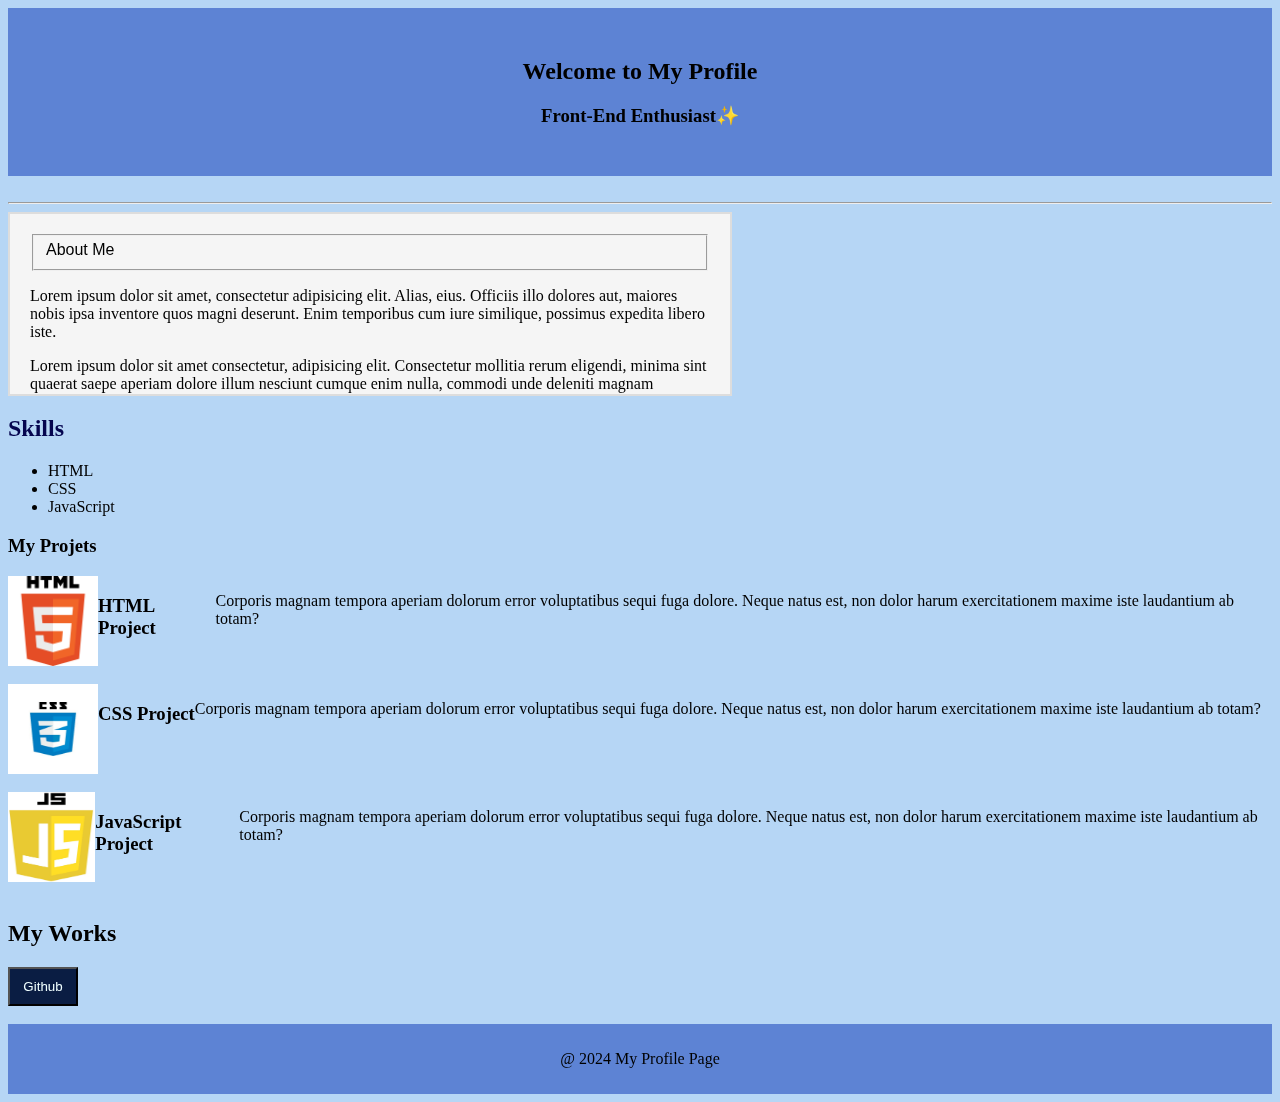
<file: index.html>
<!DOCTYPE html>
<html lang="en">
<head>
    <meta charset="UTF-8">
    <meta name="viewport" content="width=device-width, initial-scale=1.0">
    <title>Document</title>
    <link rel="stylesheet" href="style.css">
</head>
<body style="background-color: rgb(182, 214, 245);">
   
    <div class="my-element" id="welcome">

     <h2>Welcome to My Profile</h2>
     <h3>Front-End Enthusiast✨</h3>
    </div>
    
    <br> 
    <hr>

    <div class="parent">
        <section>
       <fieldset>
         <label>About Me</label>
       </fieldset>  
       <p>
            Lorem ipsum dolor sit amet, consectetur adipisicing elit. Alias, eius. Officiis illo dolores aut, maiores nobis ipsa inventore quos magni deserunt. Enim temporibus cum iure similique, possimus expedita libero iste.
        </p>
        <p>Lorem ipsum dolor sit amet consectetur, adipisicing elit. Consectetur mollitia rerum eligendi, minima sint quaerat saepe aperiam dolore illum nesciunt cumque enim nulla, commodi unde deleniti magnam delectus? Quos a dolorem voluptatum doloremque dolorum culpa quisquam tempore deleniti ducimus laudantium illum omnis temporibus, minima debitis soluta ut sapiente magnam fugit magni animi placeat quam quasi! Officia aut modi in dicta mollitia fugit cumque. Vero repudiandae ea commodi fugit qui modi corporis nam dolorum deleniti ad, reprehenderit quisquam accusantium explicabo tenetur tempora sapiente, nihil porro ipsa, autem sunt repellendus! Cumque modi quam odit facilis aspernatur minus eius vero nihil nobis quasi architecto aliquam at deserunt voluptatibus quia aperiam amet tempora ipsa praesentium vel error, illo officia quos. Deserunt amet sunt nam eos, sed a quibusdam corporis aperiam voluptatibus ex necessitatibus dignissimos eaque facere ipsam accusamus quas delectus velit qui. Nobis soluta facilis corporis veniam odit voluptatum non saepe sit commodi dolores.</p>
        </section>
    </div>
    

    <h2 class="skill">Skills</h2>
       <ul>
          <li>HTML</li>
          <li>CSS</li>
          <li>JavaScript</li>
       </ul>

       <section class="project">
        <h3>My Projets</h3>

           <div class="project-container">
            <div class="project-card"></div>
            <img src="./HTML.jpeg" width="90px" height="90px"  >
            <h3>HTML Project</h3>
            <p>  Corporis magnam tempora aperiam dolorum error voluptatibus sequi fuga dolore. Neque natus est, non dolor harum exercitationem maxime iste laudantium ab totam?</p>

           </div>
           
           <br>

           <div class="project-container">
            <div class="project-card"></div>
            <img src="./CSS.jpeg" width="90px" height="90px"  >
            <h3>CSS Project</h3>
            <p>  Corporis magnam tempora aperiam dolorum error voluptatibus sequi fuga dolore. Neque natus est, non dolor harum exercitationem maxime iste laudantium ab totam?</p>

           </div>

           <br>

           <div class="project-container">
            <div class="project-card"></div>
            <img src="./JavaScript t.jpeg" width="90px" height="90px" >
            <h3>JavaScript Project</h3>
            <p>  Corporis magnam tempora aperiam dolorum error voluptatibus sequi fuga dolore. Neque natus est, non dolor harum exercitationem maxime iste laudantium ab totam?</p>

           </div>

           <br>

           <section class="work">
             <h2 >My Works</h2>
             <button class="but">Github</button>
           </section>
             
             <br>    

           <footer class="foot">
             <p id="foot">
                @ 2024  My Profile Page
             </p>
           </footer>
        
         
       </section>





   
    
</body>
</html>
</file>
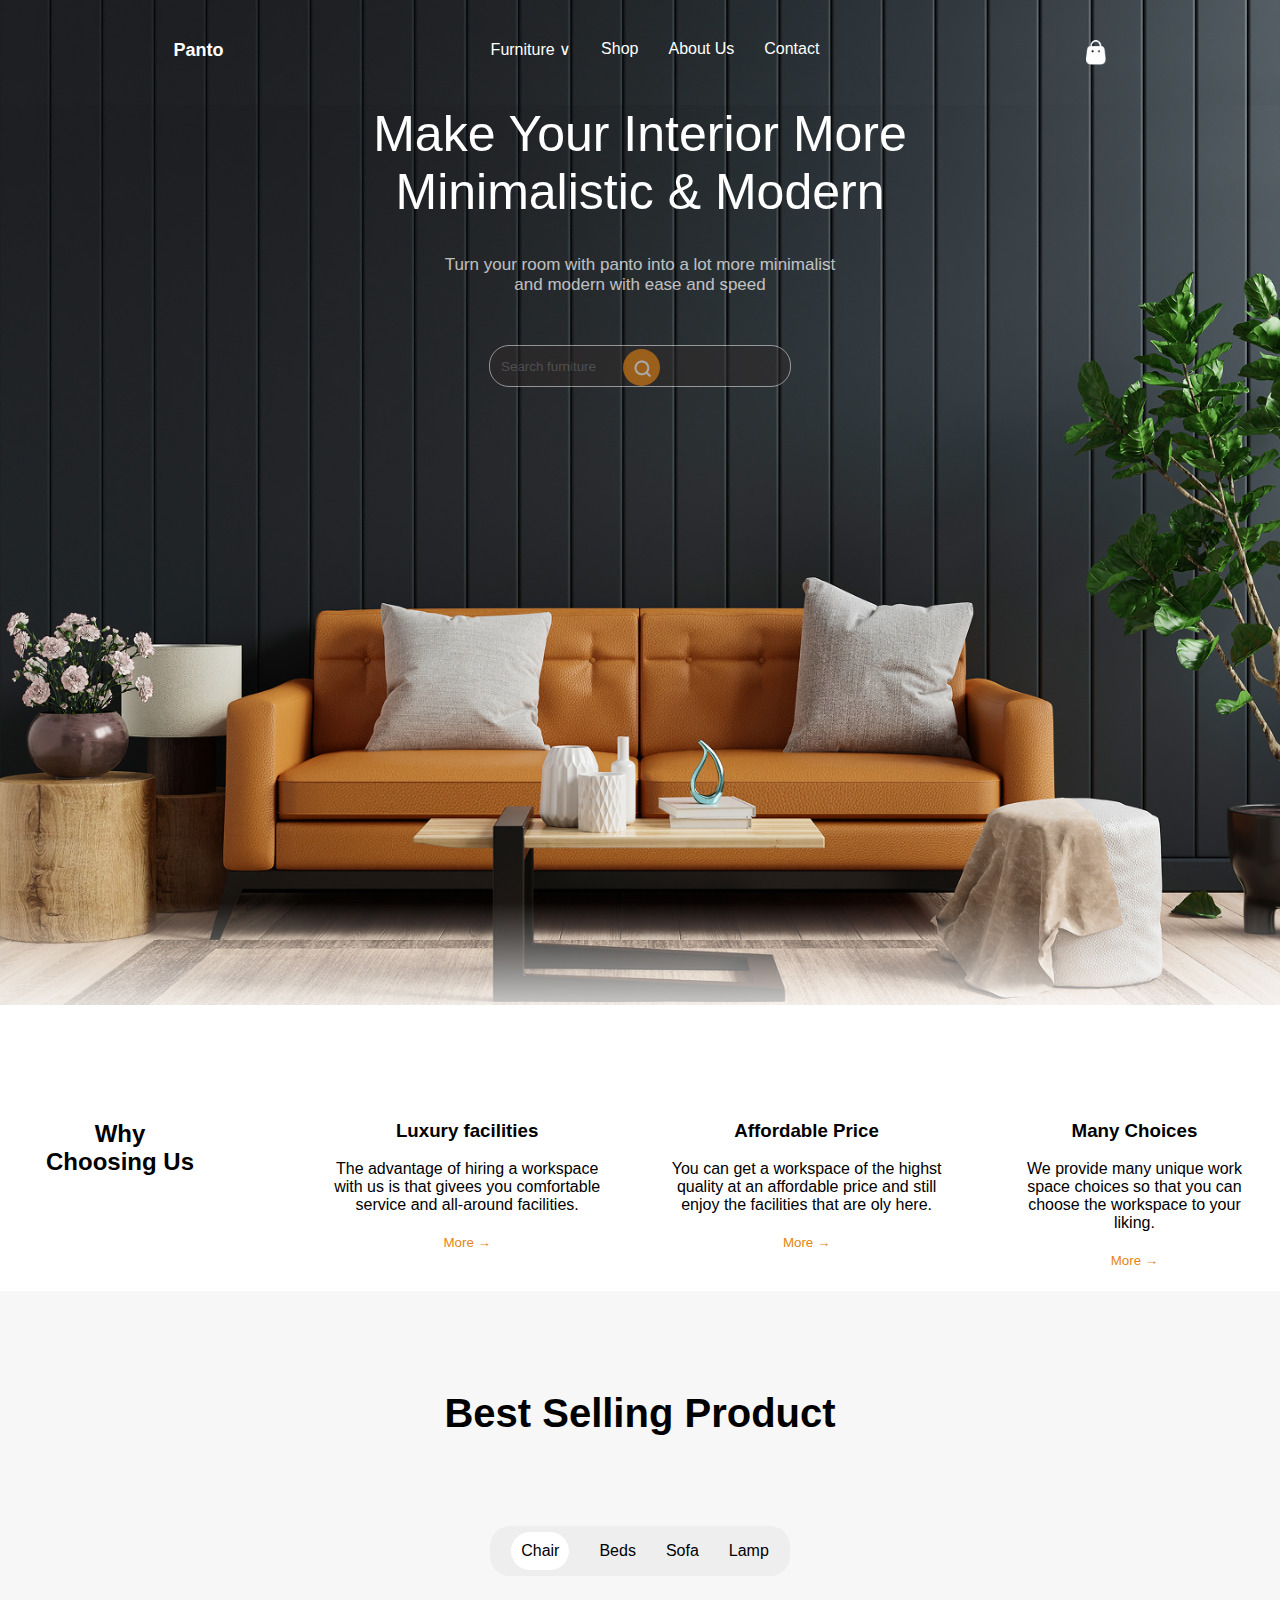
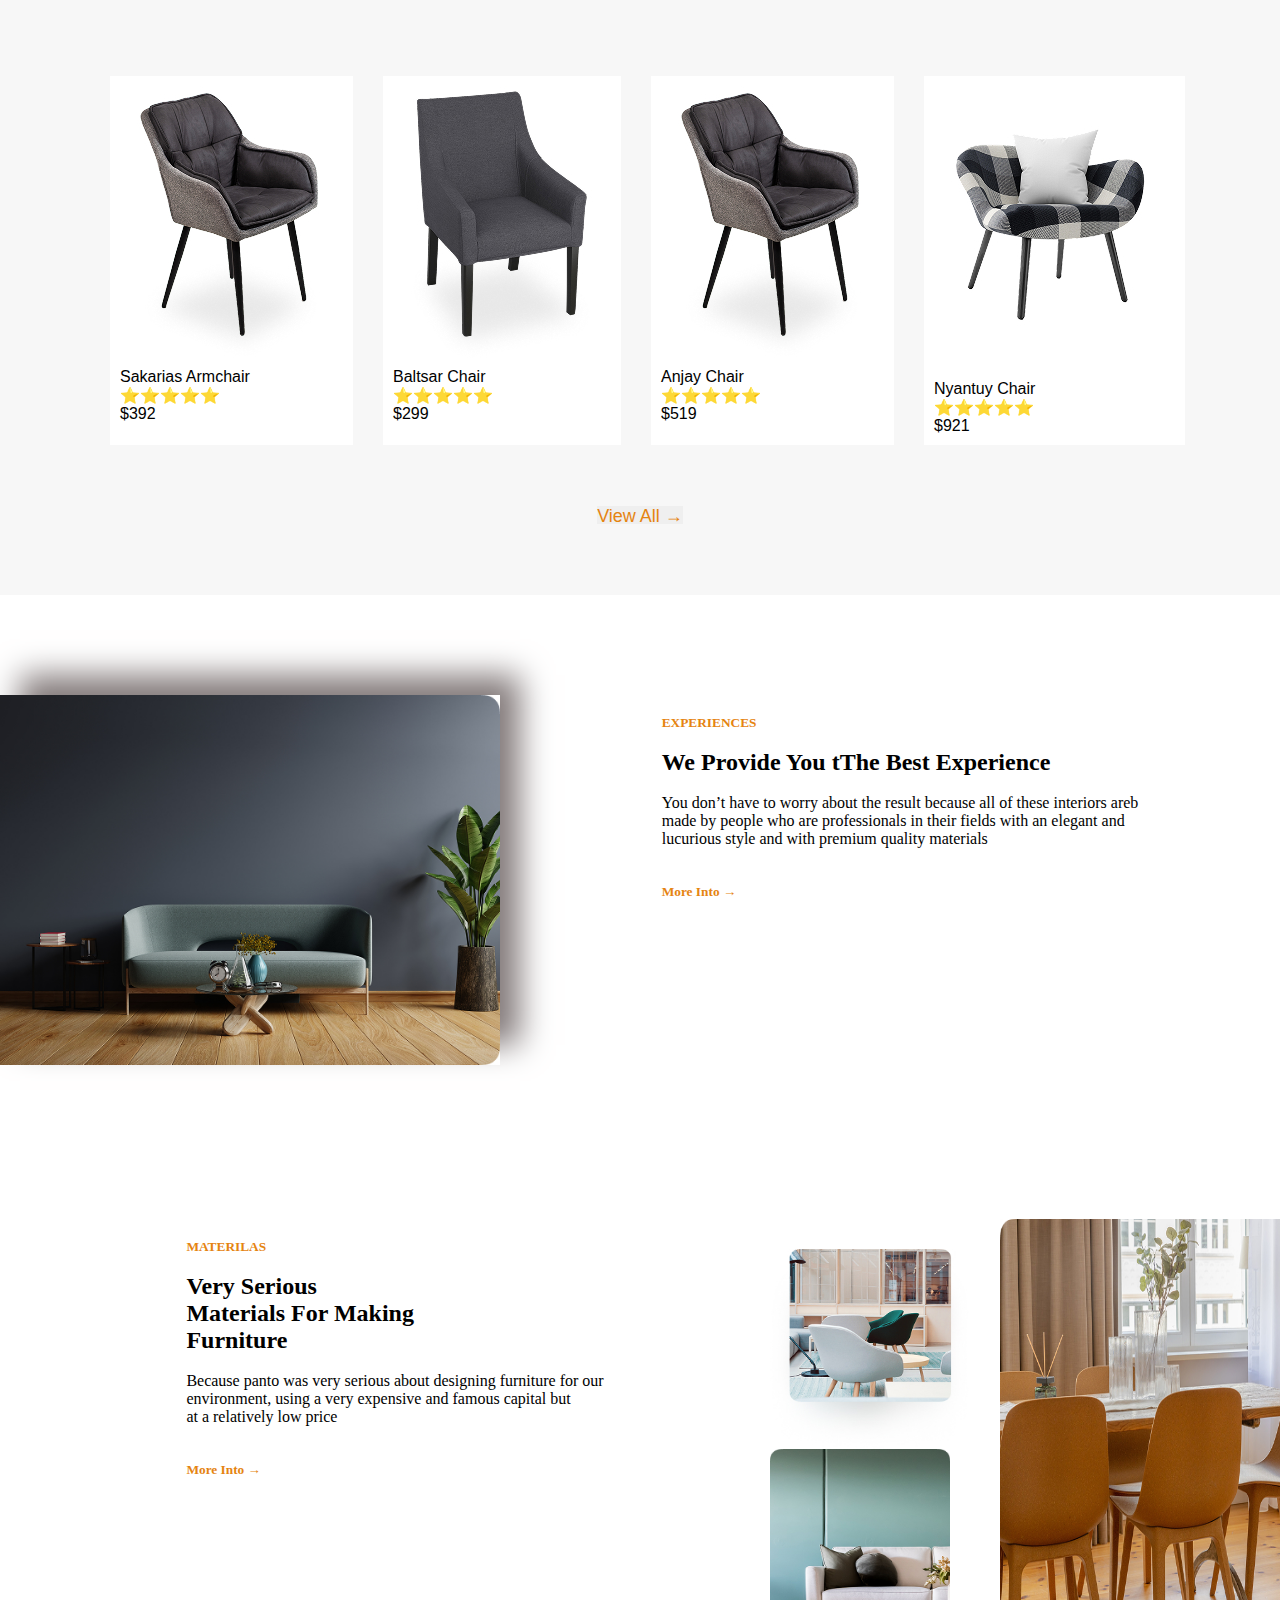
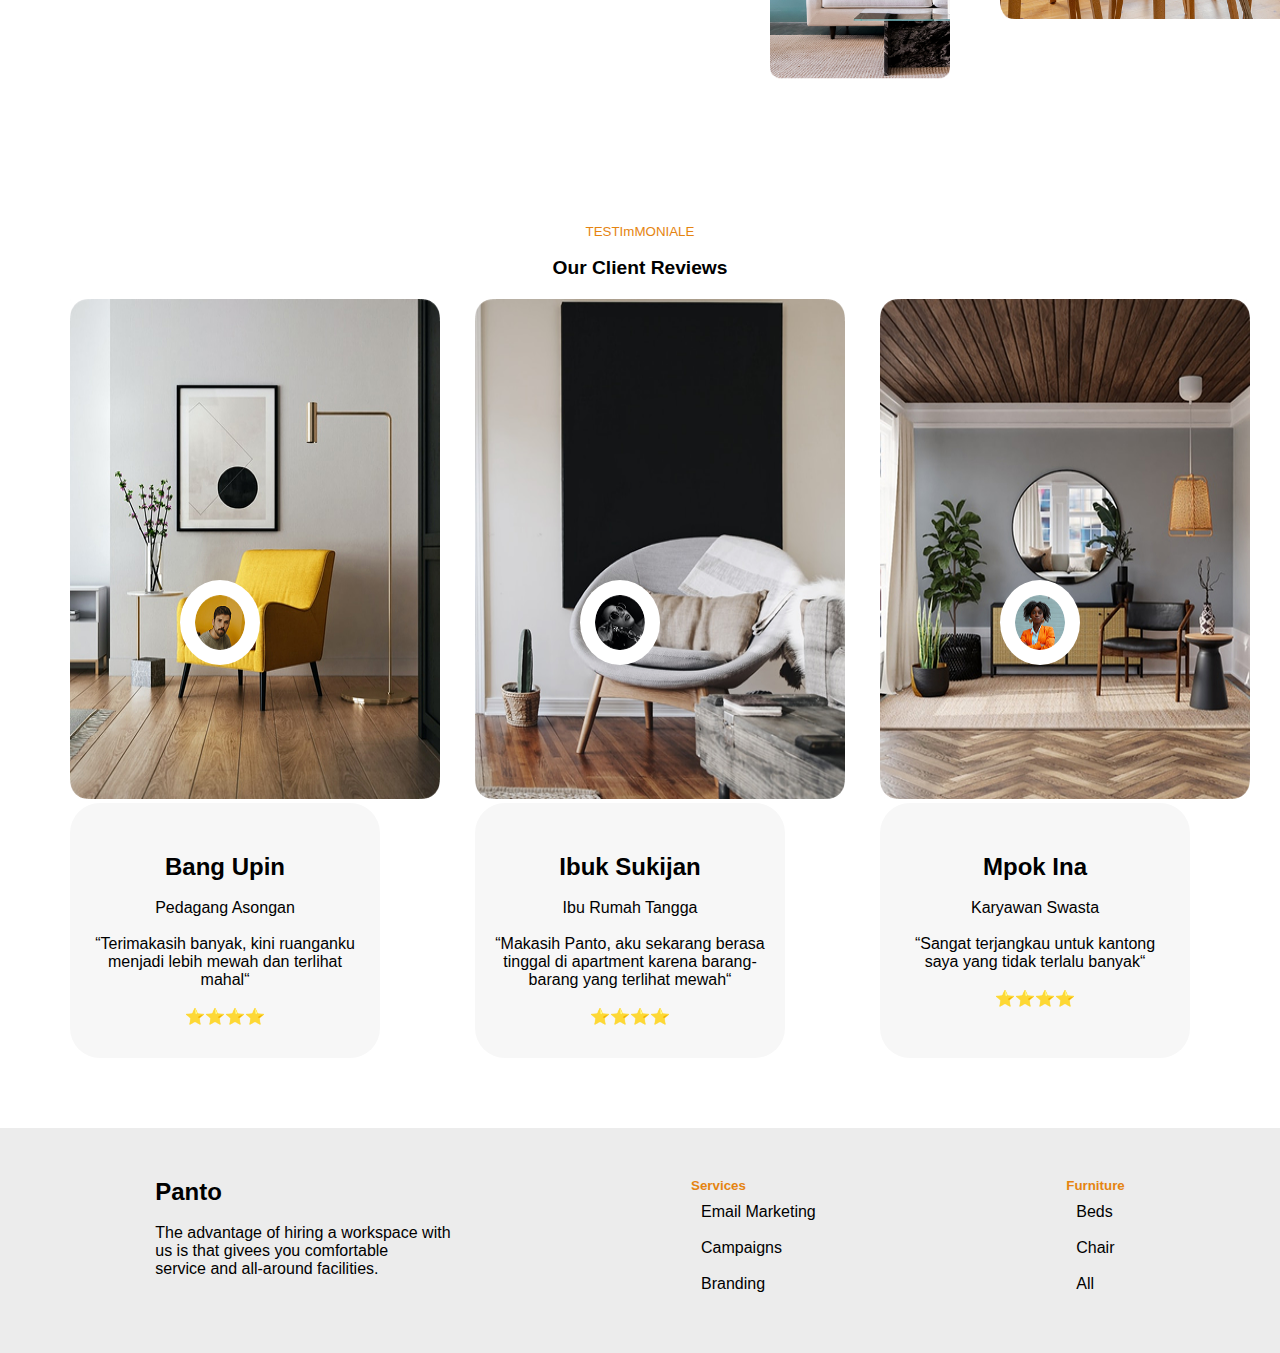
<file: projact 1/index.html>
<!DOCTYPE html>
<html lang="en">
<head>
    <meta charset="UTF-8">
    <meta name="viewport" content="width=device-width, initial-scale=1.0">
    <title>Document</title>
    <link rel="stylesheet" href="./project1.css">
</head>
<body>
      
    <header>
       <section>
        <nav>
            <h2>Panto</h2>
        
            <ul>
                <li><a href="#">Furniture  ∨</a></li>
                <li><a href="#">Shop</a></li>
                <li><a href="#">About Us</a></li>
                <li><a href="#">Contact</a></li>
            </ul>
            <img src="./Bag.png" alt="bag" width="20px" height="25.24px">
            <p>0</p>
        </nav>

        <section class="section">
            <h1>Make Your Interior More <br> Minimalistic & Modern</h1>
            <p>Turn your room with panto into a lot more minimalist <br> and modern with ease and speed</p>

            <div class="searchicon">
                <input type="text" placeholder="   Search furniture">
                <div class="imgicon">
                    <img src="./akar-icons_search.png" alt=" search icon">
                </div>
            </div>
        </section>
       </section>
    </header>


    <section class="sec">

        <div>
            <h2>Why <br> Choosing Us</h2>
        </div>
        
        <div>
            <h3>Luxury facilities</h3>
            <br>
            <p>The advantage of hiring a workspace with us is that givees you comfortable service and all-around facilities.</p>
            <br>
            <button>More    →</button>
        </div>

        <div>
            <h3>Affordable Price</h3>
            <br>
            <p>You can get a workspace of the highst quality at an affordable price and still enjoy the facilities that are oly here.</p>
            <br>
            <button>More    →</button>
        </div>

        <div>
            <h3>Many Choices</h3>
            <br>
            <p>We provide many unique work space choices so that you can choose the workspace to your liking.</p>
            <br>
            <button>More    →</button>
        </div>
    </section>

    <section class="sec2">
        <h2>Best Selling Product</h2>

        <nav>
            <ul>
                <li style="background-color: #ffffff; border-radius: 35px; padding: 10px;">Chair</li>
                <li>Beds</li>
                <li>Sofa</li>
                <li>Lamp</li>
            </ul>
        </nav>

         
        <div class="container">
            <div >
                <img src="./Group 3742 (2).jpg" alt="chair">
                <p>Sakarias Armchair <br>⭐⭐⭐⭐⭐ </p>
                    <p> $392 </p>
            </div>

            <div>
                <img src="./Group 3742.jpg" alt="chair">
                <p>Baltsar Chair<br>⭐⭐⭐⭐⭐ </p>
                    <p> $299 </p>

            </div>

            <div>
                <img src="./Group 3742 (2).jpg" alt="chair">
                <p>Anjay Chair <br>⭐⭐⭐⭐⭐ </p>

                    <p > $519 </p>
            </div>

            <div>
                <img src="./sakarias-armchair-black-sporda-dark-gray__0729767_pe737131_s5_adobespark.jpg" alt="chair">
                <p>Nyantuy Chair<br>⭐⭐⭐⭐⭐ </p>
                    <p> $921 </p>
            </div>
 
            <br>
 
        </div>

        <button>View All   →</button> 
    </section>


    <section class="sec3">
        <div>
            <img src="./Rectangle 1446.jpg" alt="">
        </div>
        <div class="div2">
            <h3>EXPERIENCES</h3>
            <br>
            <h2>We Provide You tThe Best Experience</h2>
            <br>
            <p>You don’t have to worry about the result because all of these interiors areb <br> made by people who are professionals in their fields with an elegant and  <br> lucurious style and with premium quality materials</p>
            <br><br>
            <h3>More Into    →</h3>

        </div>
    </section>

    <section class="sec4">
        <div class="div1">
            <h3>MATERILAS</h3>
            <br>
            <h2>Very Serious <br> Materials For Making <br> Furniture</h2>
            <br>
            <p>Because panto was very serious about designing furniture for our  <br> environment, using a very expensive and famous capital but <br> at a relatively low price</p>
            <br><br>
            <h3>More Into    →</h3>

        </div>

        <div class="div2">
            <img class="img1" src="./Group 48095417.jpg" alt="">
            <img class="img2" src="./Rectangle 1450.jpg" alt="">
        </div>

        <div class="div3">
            <img src="./Rectangle 1446 (1).jpg" alt="">
        </div>
    </section>

    <section class="sec5">

        <div class="view">
            <h3>TESTImMONIALE</h3>
            <br>
            <h2>Our Client Reviews</h2>
        </div>

        <div class="client">
            <div>
                <img src="./unsplash__HqHX3LBN18.jpg" class="ima">
                <img src="./Ellipse 1131.jpg" class="im2">
                <div class="ul1">
                    <h2>Bang Upin</h2>
                    <br>
                    <p>Pedagang Asongan</p>
                    <br>
                    <p>“Terimakasih banyak, kini ruanganku <br> menjadi lebih mewah dan terlihat <br> mahal“</p>
                    <br>
                    <p>⭐⭐⭐⭐</p>
                </div>
            </div>

              <div>
                <img src="./unsplash_JaXs8Tk5Iww.png" class="imb">
                <img src="./Ellipse 1131 (1).jpg" class="im3">
                <div class="ul2">
                    <h2>Ibuk Sukijan</h2>
                    <br>
                    <p>Ibu Rumah Tangga</p>
                    <br>
                    <p>“Makasih Panto, aku sekarang berasa <br> tinggal di apartment karena barang- <br>barang yang terlihat mewah“</p>
                    <br>
                    <p>⭐⭐⭐⭐</p>
                </div>
            </div>

              <div>
                <img src="./unsplash_h2_3dL9yLpU.jpg" class="imc">
                <img src="./Ellipse 1131 (2).jpg" class="im4">
                <div class="ul3">
                    <h2>Mpok Ina</h2>
                    <br>
                    <p>Karyawan Swasta</p>
                    <br>
                    <p>“Sangat terjangkau untuk kantong  <br> saya yang tidak terlalu banyak“</p>
                    <br>
                    <p>⭐⭐⭐⭐</p>
                </div>
            </div>
        </div>
    </section>

    <section class="sec6">

       <div class="panto">
         <div class="div1">
            <h2>Panto</h2>
            <br>
            <p>The advantage of hiring a workspace with <br> us is that givees you comfortable <br> service and all-around facilities.</p>
        </div>

        <div class="div2">
            <h3>Services</h3>
            <nav>
                <ul>
                    <li>Email Marketing</li>
                    <br>
                    <li>Campaigns</li>
                    <br>
                    <li>Branding</li>
                </ul>
            </nav>
        </div>

        <div class="div2">
            <h3>Furniture</h3>
            <nav>
                <ul>
                    <li>Beds</li>
                    <br>
                    <li>Chair</li>
                    <br>
                    <li>All</li>
                </ul>
            </nav>
        </div>
       </div>
    </section>



</body>
</html>
</file>
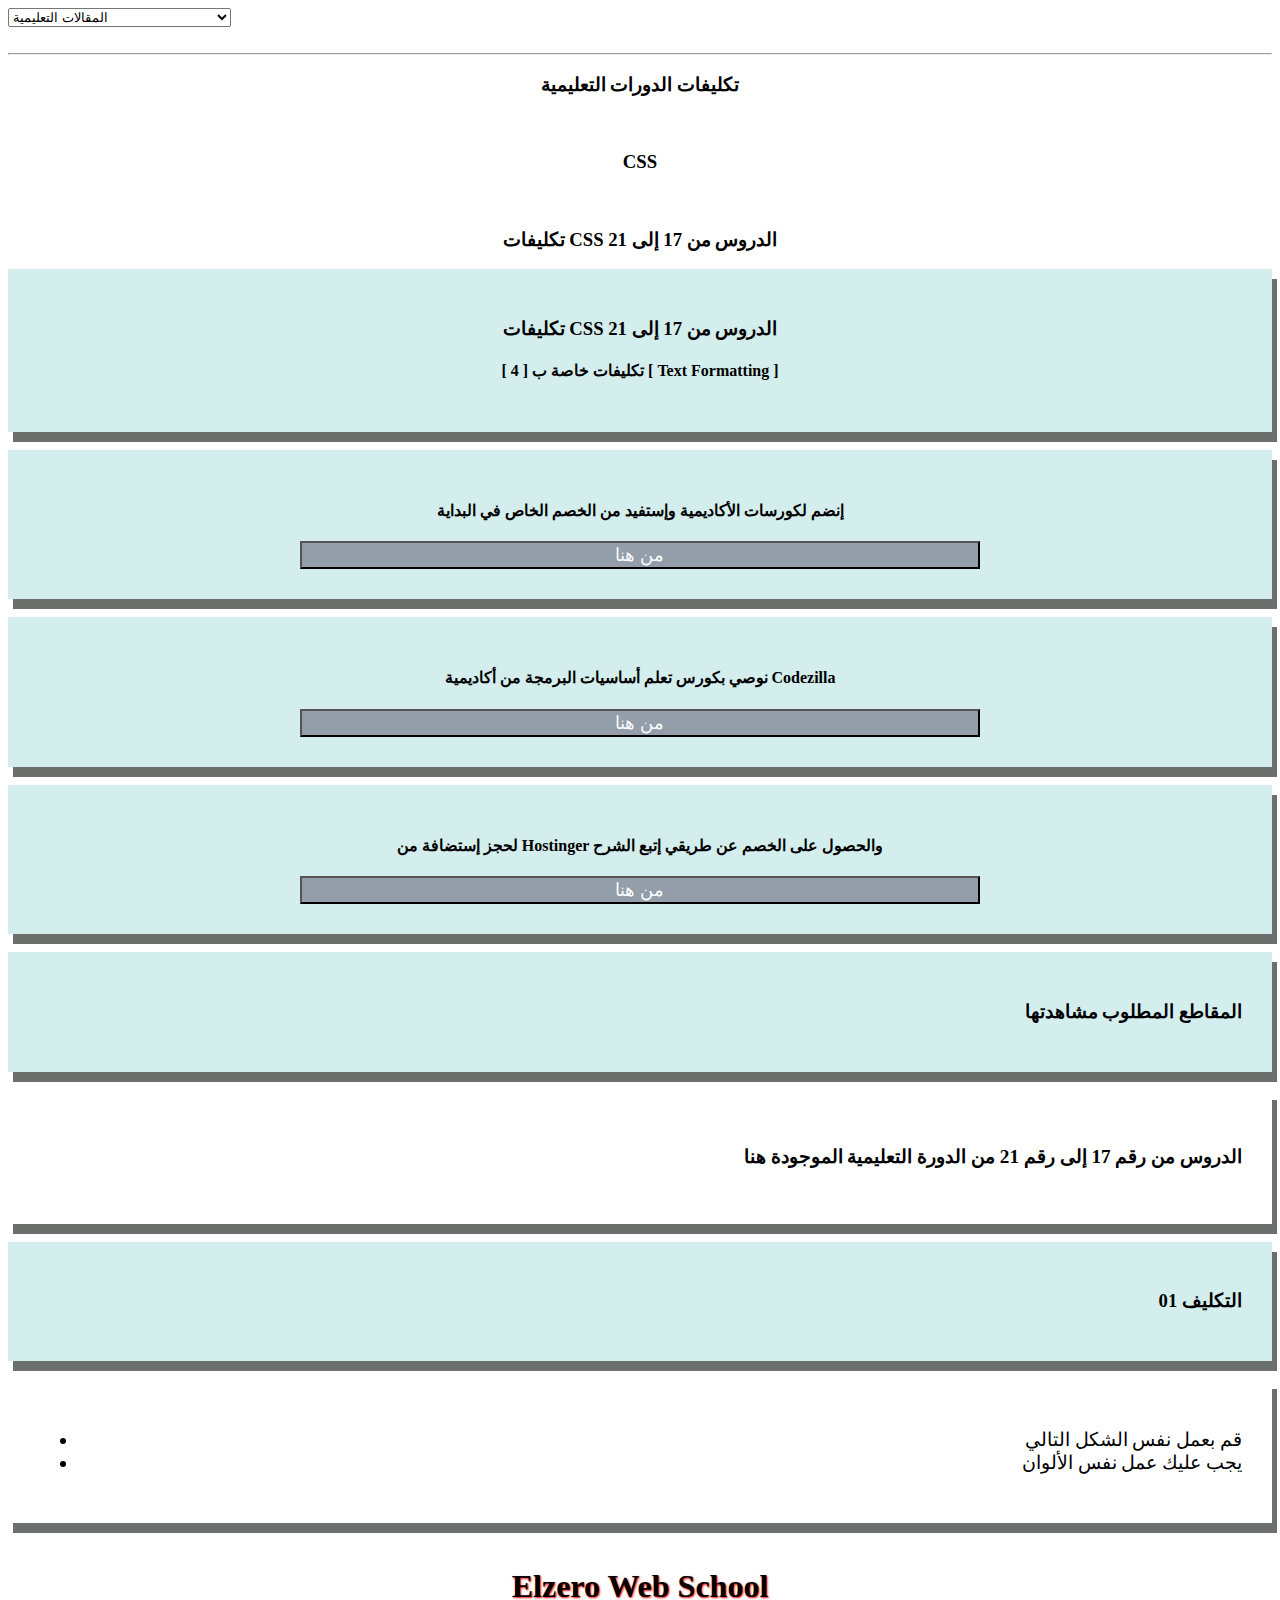
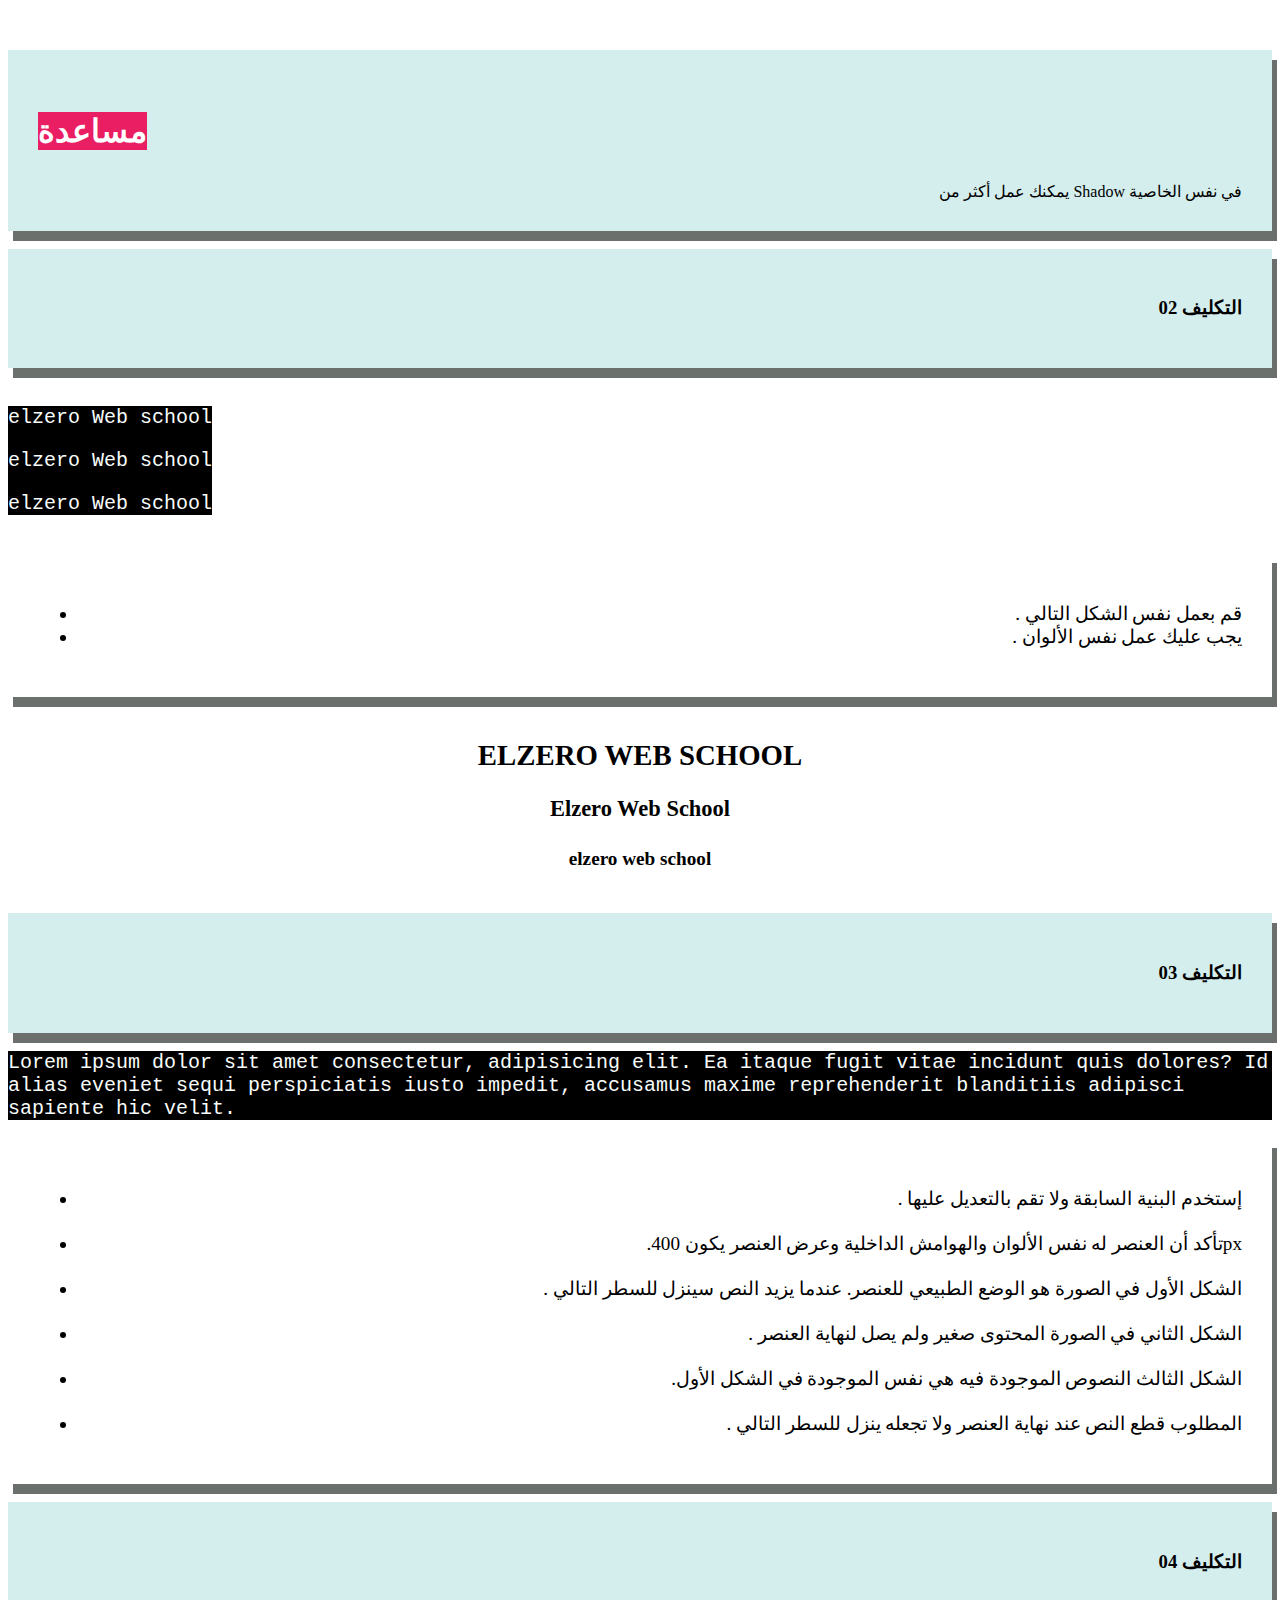
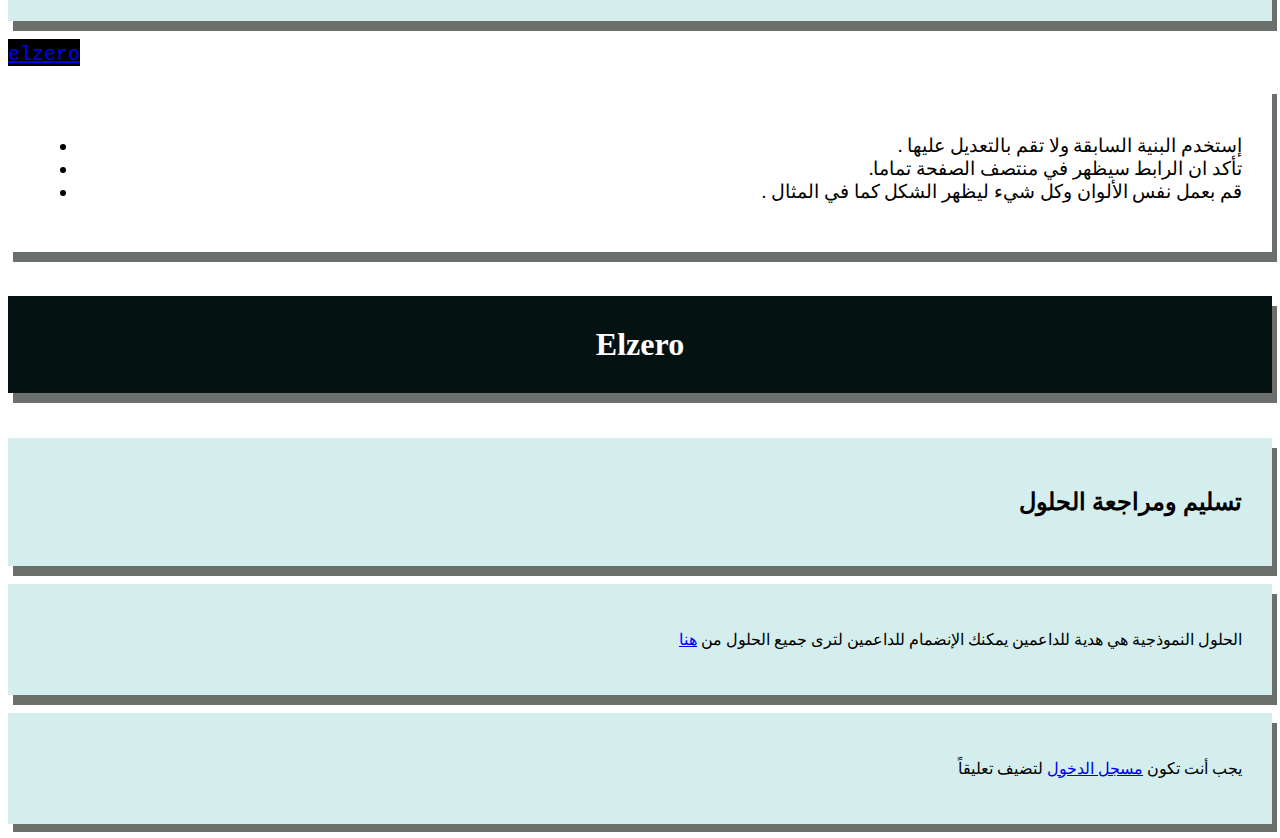
<file: form.html>
<!DOCTYPE html>
<html lang="en">
<head>
    <meta charset="UTF-8">
    <meta name="viewport" content="width=device-width, initial-scale=1.0">
    <title>Document</title>
    <link rel="stylesheet" href="form.css" >
</head>
<body>
    <section>
        <select id="zero">

            <optgroup label="تعلم الان">
                <option value="1">المقالات التعليمية</option>
                <option value="1">الدورات التعليمية</option>
                <option value="1">نكليفات الدورات التعليمية</option>
                <option value="1">امثلة و تطبيقات و شروحات</option>
                <option value="1">التحديات البرمجية</option>
                <option value="1">ادوات المطورين</option>
                <option value="1">مواقع حل المشاكل البرمجية</option>
            </optgroup>

            <optgroup label="مسارات التعلم">
                <option value="2">مسار اساسيات البرمجة</option>
                <option value="2">مسار ال Front-End Developer </option>
                <option value="2">مسار PHP Back-End Developer </option>
                <option value="2">مسار WordPress Developer  </option>
                <option value="2">مسار Full Stack Developer  </option>
                <option value="2">مسار Python Web Developer  </option>
            </optgroup>

            <optgroup label="خطط الدراسة" >
                <option value="3">C++ Study Plan</option>
                <option value="3">HTML Study Plan</option>
                <option value="3">CSS Study Plan</option>
                <option value="3">JavaScript Study Plan</option>
                <option value="3">Typescript Study Plan</option>
                <option value="3">SASS Study Plan</option>
                <option value="3">Python Study Plan</option>
                <option value="3">PHP Study Plan</option>
            </optgroup>

            <optgroup label="من القناة">
                <option value="4">اهم مقاطع القناة</option>
                <option value="4">اسبوع الزيرو</option>
                <option value="4">رحلتي مع الحياه</option>
                <option value="4">التعامل مع الاستضافة</option>
            </optgroup>

            <optgroup label="منوع">
                <option value="5">ما الجديد</option>
                <option value="5">سؤال و جواب</option>
                <option value="5">كتابات  عامة</option>
                <option value="5">مقتطفات من الكتاب</option>
                <option value="5">نقييمات الكتب </option>
                <option value="5">قائمة اللقاءات</option>
            </optgroup>
            </select>
        
    </section>

    <br>
    <hr>

     <div>
       <h3 id="io">تكليفات الدورات التعليمية</h3>
       <br>
       <h3 id="io">CSS</h3>
       <br>
       <h3 id="io">تكليفات CSS الدروس من 17 إلى 21</h3>
    </div>

    <section>
        <div id="form">
            <h3>تكليفات CSS الدروس من 17 إلى 21</h3>
            <h4>[ 4 ] تكليفات خاصة ب [ Text Formatting ]</h4>
        </div>
    </section>

    <br> 


    <section>
        <div id="sec">
            <h4>إنضم لكورسات الأكاديمية وإستفيد من الخصم الخاص في البداية</h4>
             <input  id="but" type="submit" value="من هنا" >
        </div>
    </section>

    <br>  

    <section>
        <div id="sec">
             <h4>نوصي بكورس تعلم أساسيات البرمجة من أكاديمية Codezilla</h4>
             <input id="but" type="submit" value="من هنا" >
        </div>
    </section>

    <br>

    <section>
        <div id="sec">
            <h4>لحجز إستضافة من Hostinger والحصول على الخصم عن طريقي إتبع الشرح</h4>
            <input id="but" type="submit" value="من هنا" >
        </div>
    </section>

    <br>

    <section>
        <div class="sec">
            <h3>المقاطع المطلوب مشاهدتها</h3>
         </div>
    </section>

            <br>
    <section>
        <div class="se">    
            <h4>الدروس من رقم 17 إلى رقم 21 من الدورة التعليمية الموجودة هنا </h4>
         </div>
    </section>

           <br>

    <section>
        <div class="sec">
            <h3>التكليف 01</h3>
         </div>
    </section>

             <br>
           
    <section>
        <div class="se">
            <ul>
                <li>قم بعمل نفس الشكل التالي</li>
                <li>يجب عليك عمل نفس الألوان</li>
            </ul>
         </div>
    </section>

    <br>

    <h2 id="sch">Elzero Web School </h2>

     <br>

    <section>
        <div class="sch">
            <h3>مساعدة</h3>
            <div >يمكنك عمل أكثر من Shadow في نفس الخاصية</div>
        </div>
    </section>

    <br>

     <section>
        <div class="sec">
            <h3>التكليف 02</h3>
         </div>
    </section>

    <br>

    <section>
        <div id="one">
            <code>
                <p class="one">elzero Web school</p>
                <p class="two">elzero Web school</p>
                <p class="three">elzero Web school</p>   
            </code>
        </div>
    </section>

    <br>

     <section>
        <div class="se">
            <ul>
                <li>. قم بعمل نفس الشكل التالي</li>
                <li>. يجب عليك عمل نفس الألوان</li>
            </ul>
         </div>
    </section>

    <br>

    <section>
        <div class="pio">
            <h2>ELZERO WEB SCHOOL</h2>
            <h3>Elzero Web School</h3>
            <h4>elzero web school</h4>
        </div>
    </section>

    <br>

     <section>
        <div class="sec">
            <h3>التكليف 03</h3>
         </div>
    </section>

        <br>

    <section>
        <div id="one">
            <code>
                <div>
                    Lorem ipsum dolor sit amet consectetur, adipisicing elit.
                    Ea itaque fugit vitae incidunt quis dolores? Id alias
                    eveniet sequi perspiciatis iusto impedit,
                   accusamus maxime reprehenderit blanditiis adipisci sapiente hic velit.

                </div>   
            </code>
        </div>
    </section>

    <br>

        <section>
        <div class="se">
            <ul>
                <li>. إستخدم البنية السابقة ولا تقم بالتعديل عليها</li>
                <br>
                <li>.تأكد أن العنصر له نفس الألوان والهوامش الداخلية وعرض العنصر يكون 400px </li>
                <br>
                <li>. الشكل الأول في الصورة هو الوضع الطبيعي للعنصر. عندما يزيد النص سينزل للسطر التالي</li>
                <br>
                <li>. الشكل الثاني في الصورة المحتوى صغير ولم يصل لنهاية العنصر</li>
                <br>
                <li>.الشكل الثالث النصوص الموجودة فيه هي نفس الموجودة في الشكل الأول </li>
                <br>
                <li>. المطلوب قطع النص عند نهاية العنصر ولا تجعله ينزل للسطر التالي</li>
            </ul>
         </div>
    </section>

    <br>

     <section>
        <div class="sec">
            <h3>التكليف 04</h3>
         </div>
    </section>

       <br>

    <section>
        <div id="one">
            <code>
                <a href="https://elzero.org">elzero</a>   
            </code>
        </div>
    </section>

            <br>
           
    <section>
        <div class="se">
            <ul>
                <li>. إستخدم البنية السابقة ولا تقم بالتعديل عليها</li>
                <li>.تأكد ان الرابط سيظهر في منتصف الصفحة تماما</li>
                <li>. قم بعمل نفس الألوان وكل شيء ليظهر الشكل كما في المثال</li>
            </ul>
         </div>
    </section>

     <br>

     <h2 id="pio">
        Elzero
     </h2>

     <br>

      <section>
        <div class="sec">
           <h2>تسليم ومراجعة الحلول</h2>
         </div>
    </section>

    <br>

    <section>
        <div class="sec">
            <p>الحلول النموذجية هي هدية للداعمين يمكنك الإنضمام للداعمين لترى جميع الحلول من
            <a href="https://elzero.org/join/" target="_blank">هنا</a></p>
        </div>
    </section>


    <br>

     <section>
        <div class="sec">
            <p>يجب أنت تكون
            <a href="https://elzero.org/wp-login.php?redirect_to=https%3A%2F%2Felzero.org%2Fcss-assignments-lesson-from-17-to-21%2F">مسجل الدخول</a>
            لتضيف تعليقاً</p>
        </div>
     </section>






</body>
</html>
</file>
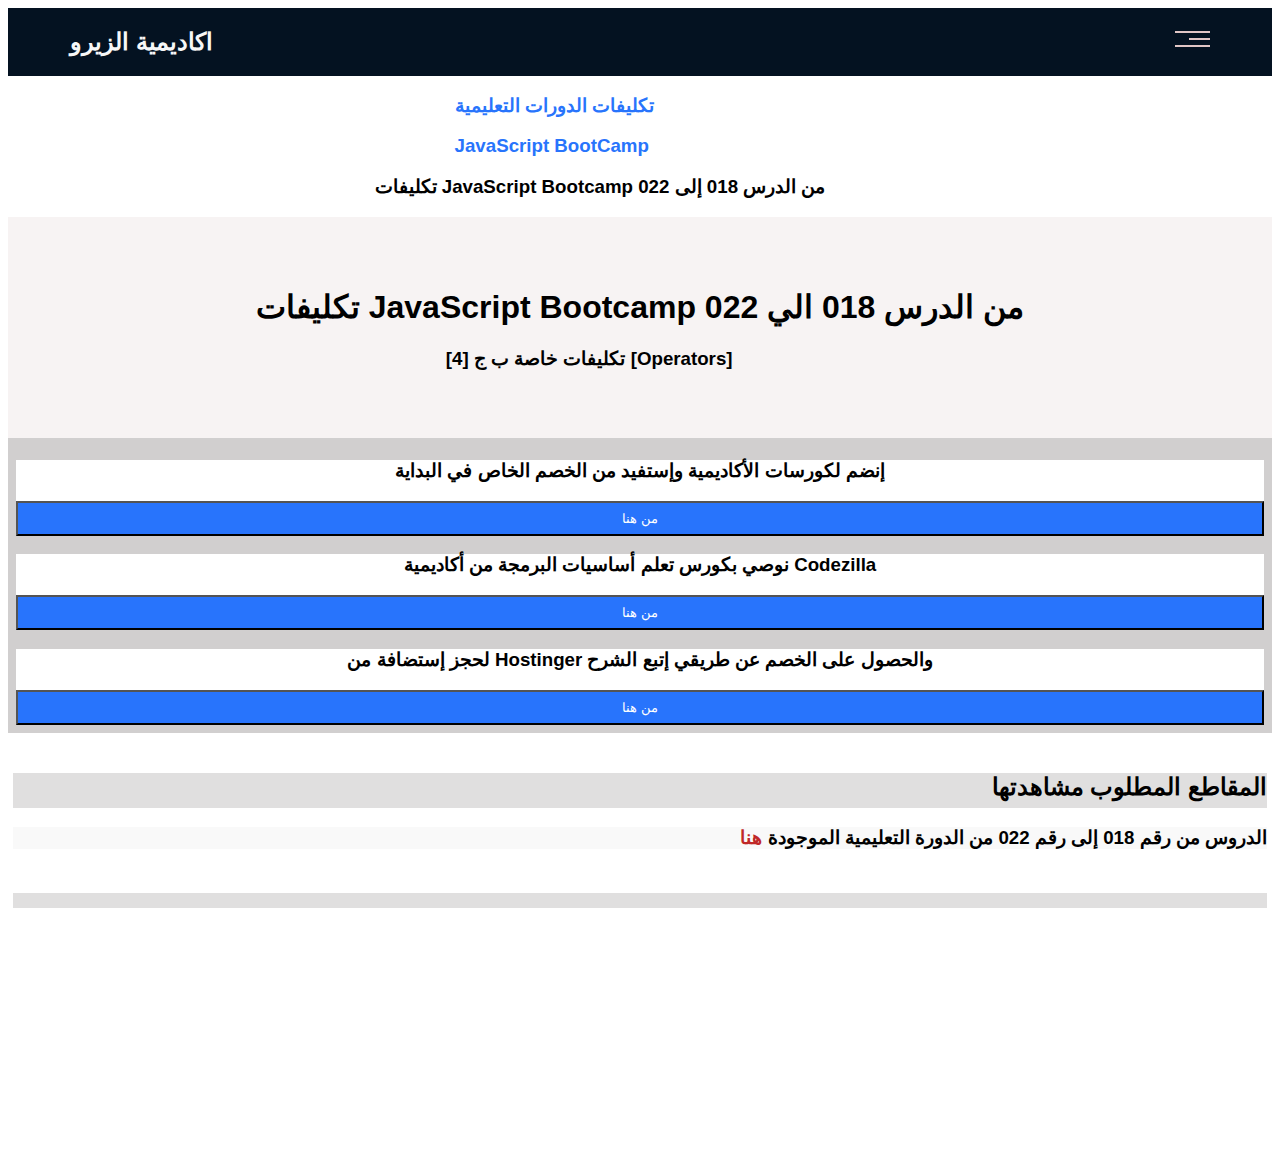
<file: JS_Task1/JSTask.html>
<!DOCTYPE html>
<html lang="en">
<head>
    <meta charset="UTF-8">
    <meta name="viewport" content="width=device-width, initial-scale=1.0">
    <title>Document</title>
    <link rel="stylesheet" href="JSTask.css">
    <!-- Read All Element Normalize -->
    <!-- <link rel="stylesheet" href="NTN\NTN\Camp\templete1\normalize.css"> -->
    <!-- <link rel="stylesheet" href="NTN\NTN\Camp\templete1\all.min.css"> -->
      <!-- Google Fonts -->
    <link rel="preconnect" href="https://fonts.gstatic.com" />
    <link
      href="https://fonts.googleapis.com/css2?family=Work+Sans:wght@200;300;400;500;600;700;800&#038;display=swap"
      rel="stylesheet"/>
</head>
<body>

    <header>
         <div class="container">

            <h2>اكاديمية الزيرو</h2>
            <div class="link">
                <span class="icon">
                    <span></span>
                    <span></span>
                    <span></span>
                </span>

                <ul>
                    <li><a href="#تعلم الان">تعلم الان</a></li>
                    <li><a href="#مسارات التعلم">مسارات التعلم</a></li>
                    <li><a href="#خطط الدراسة">خطط الدراسة</a></li>
                    <li><a href="#من القناة">من القناة</a></li>
                    <li><a href="#منوع">منوع</a></li>
                    <li><a href="#خدمات">خدمات</a></li>
                </ul>
            </div>
        </div>
    </header>
 
    <section class="add">
        <div>
            <h3 style="color: rgb(40, 116, 252); ">تكليفات الدورات التعليمية</h3>
            <!-- <br> -->
            <h3 style="color: rgb(40, 116, 252); ">JavaScript BootCamp</h3>
            <!-- <br><br><br> -->
            <h3 class="add2">تكليفات JavaScript Bootcamp من الدرس 018 إلى 022</h3>

        </div>

    </section>
 
    <!-- <hr> -->

    <section class="sec">
        <div class="sec2">
            <h1>تكليفات JavaScript Bootcamp من الدرس 018 الي 022</h1>
            <h3>[4] تكليفات خاصة ب ج [Operators]</h3>
        </div>
    </section>

    <section class="here">
        <div class="here2">
            <div class="here3" >
                <h3>إنضم لكورسات الأكاديمية وإستفيد من الخصم الخاص في البداية</h3>
                <button>من هنا</button>
            </div>
            <div class="here3">
                <h3>نوصي بكورس تعلم أساسيات البرمجة من أكاديمية Codezilla</h3>
                <button>من هنا</button>
            </div>
            <div class="here3">
                <h3>لحجز إستضافة من Hostinger والحصول على الخصم عن طريقي إتبع الشرح</h3>
                <button>من هنا</button>
            </div>
        </div>
    </section>

    <section class="kay">
        <div class="kay1">
            <h2>المقاطع المطلوب مشاهدتها</h2>
            <h3>الدروس من رقم 018 إلى رقم 022 من الدورة التعليمية الموجودة <a href="#">هنا</a></h3>
        </div>
    </section>

    <section class="task">
        <div class="task1">
            <h3>تحدي</h3>
            <h2>التكليف 01</h2>
        </div>
        <div class="task2">
                <ul>
                    <li>Arithmetic Operators لتخرج بالنتيجة المطلوبة إستبدل علامة الإستفهام بواحد من ال </li>
                    <hr>
                    <li>غير مسموح التعديل على الأرقام</li>
                    <hr>
                    <li>النتيجة المطلوبة هي صفر</li>
                </ul>
            </div>
            
    </section>

    <div id="elzero">object</div>
    

    <script src="JSTask.js"></script>
</body>
</html>
</file>
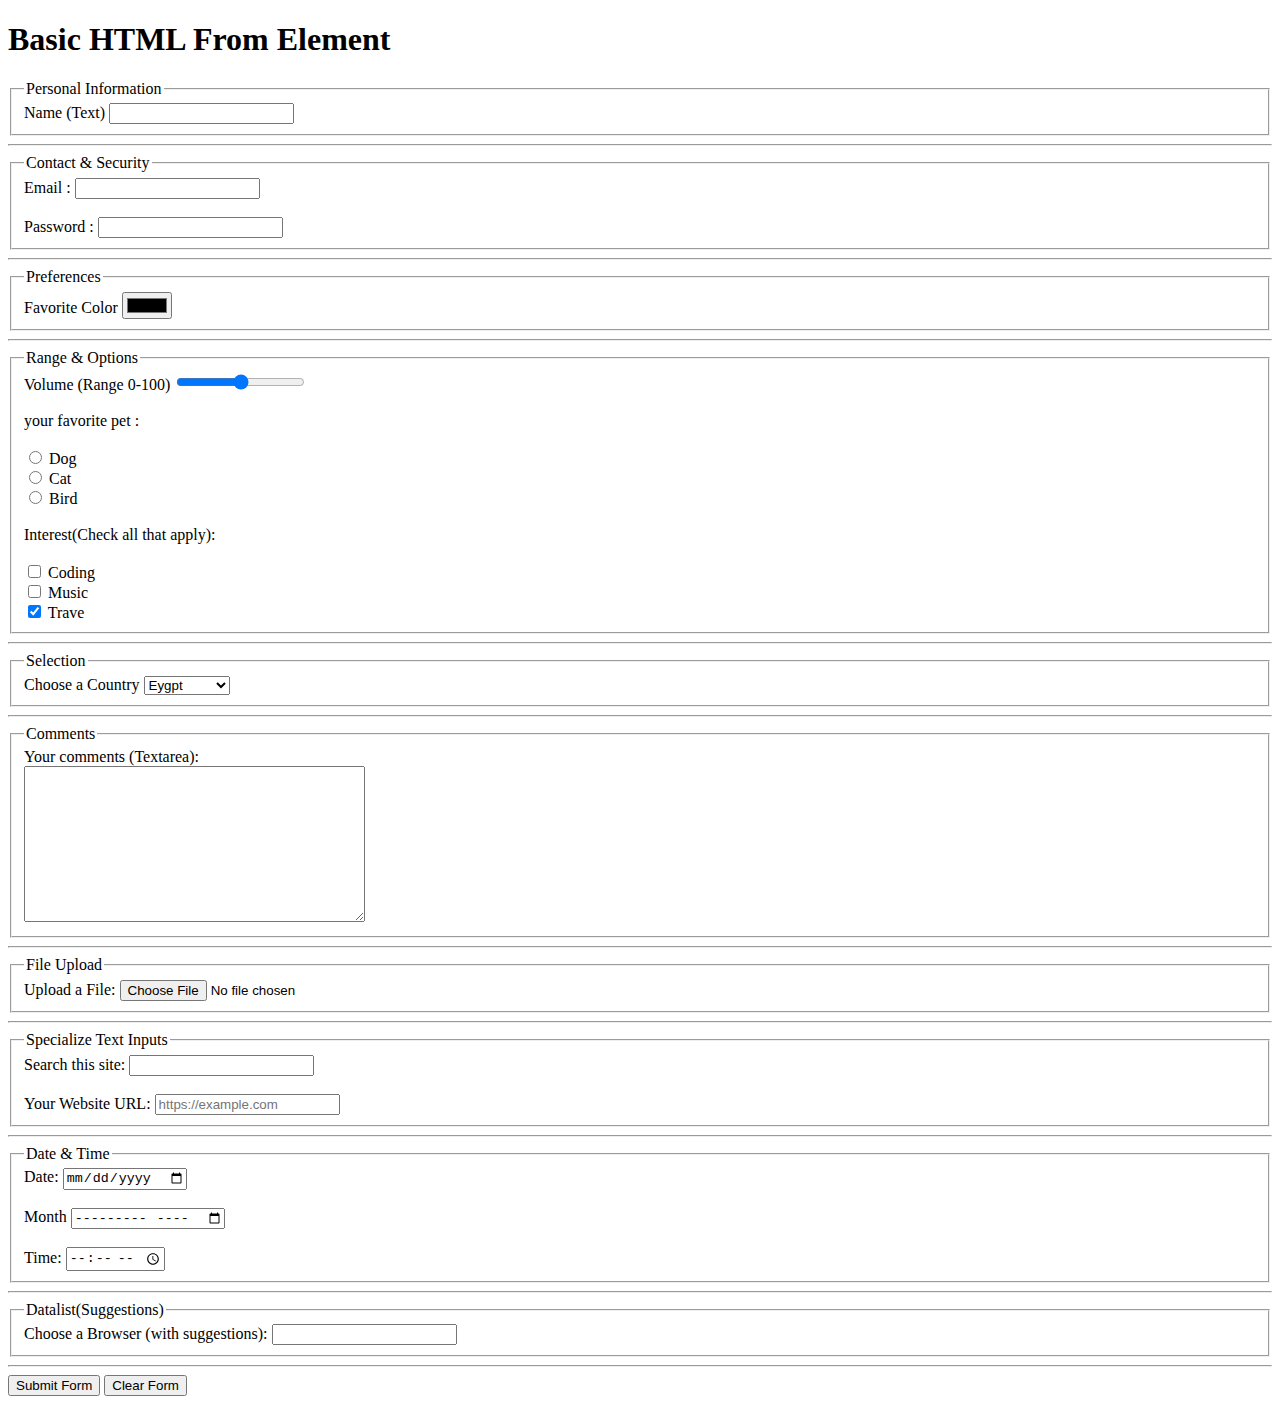
<file: Task 3/task( 3.1).html>
<!DOCTYPE html>
<html >
<head>
  <meta charset="UTF-8" >
  <title> task 3.1 </title> 
    
</head>
<body>
<h1>Basic HTML From Element </h1> 
<form>
    <!--<hr> -->
    <fieldset>
        <legend>Personal Information</legend>
      <label for="user">Name (Text) </label>
       <input type="text" id="user"  required />
      </fieldset>
     
     
      <hr>


       <fieldset>
        <legend>Contact & Security</legend>
       <label for="email">Email :</label>
       <input type="email" id="email" required/>
          <br>
          <br>
       <label for="password">Password :</label>
       <input type="password" id="password" required/>
           </fieldset>


          <hr>
        
           <fieldset>
            <legend>Preferences</legend>
            <label for="color">Favorite Color</label>
            <input type="color" id="color"/>
           </fieldset>


           <hr>
           <fieldset>
            <legend>Range & Options</legend>
            <label for ="rnge">Volume (Range 0-100)</label>
            <input type="range" id="range"/>
            
            
            <br>
            <br>


            <label> your favorite pet :</label>
            <br>
            <br>
            <input type="radio" name="os" value="dog" id="dog-os"/>
            <ladel for="dog-os">Dog</ladel>
            
            <br>

              <input type="radio" name="os" value="cat" id="cat-os"/>
            <ladel for="cat-os">Cat</ladel>
             
            <br>

              <input type="radio" name="os" value="bird" id="bird-os"/>
            <ladel for="bird-os">Bird</ladel>

            <br>
            <br>


            <label> Interest(Check all that apply):</label>
            <br>
            <br>
            <input type="checkbox" name="as" value="coding" id="coding-as"/>
            <label for="coding-as">Coding</label>

              <br>
            <input type="checkbox" name="as" value="music" id="music-as"/>
            <label for="music-as">Music</label>

              <br>
            <input type="checkbox" name="as" value="travel" id="travel-as"checked/>
            <label for="tavel-as">Trave</label>

           </fieldset>

           <hr>

           <fieldset>
            <legend>Selection</legend>
            <label for="choose-op">Choose a Country</label>
            <select name="op" id="choose-op">

            <optgroup label="Country">
            <option value="Eygpt" checked>Eygpt</option>
            <option value="france" >France</option>
            <option value="america" >America</option>
            <option value="spain" >Spain</option>
             </optgroup>
             </select>
             </fieldset>
            
            
            <hr>
            

            <fieldset>
                <legend>Comments</legend>
                <label >Your comments (Textarea):</label>
                <br>
                <comment id="comment">
                <textarea cols="40" rows="10"></textarea>
                </comment>
            </fieldset>

            <hr>

            <fieldset>
                <legend>File Upload</legend>
                <label for="upload-io">Upload a File:</label>
                <input type="file" name="io" id="upload-io"/>
            </fieldset>

            <hr>

            <fieldset>
                <legend>Specialize Text Inputs</legend>
                <label for="text-ui">Search this site:</label>
                <input type="text" name="ui" id="text-ui"/>

                <br>
                <br>
                
                <label for="url-yu">Your Website URL:</label>
                <input type="url" name="yu" id="url-yu" placeholder="https://example.com"/>
            </fieldset>

            <hr>

            <fieldset>
                <legend>Date & Time</legend>
                <label for="date-op">Date:</label>
                <input type="date" name="op" id="date-op" placeholder="mm / pp / yyyy">

                <br>
                <br>

                <label for="month-op">Month</label>
                <input type="month" name="op" id="month-op" placeholder="---------- ---- ">

                <br> 
                <br>

                <label for="time-op">Time:</label>
                <input type="time" name="op" id="time-op" placeholder="-- : -- --" >
            </fieldset>


            <hr>

            <fieldset>
                <legend>Datalist(Suggestions) </legend>
                <label for="datalist-lp">Choose a Browser (with suggestions):</label>
                <input type="datalist" name="lp" id="datalist-lp">
            </fieldset>


            <hr>

            <input type="submit" value="Submit Form"/>
            <input type="submit" value="Clear Form"/>

             

            

          
</form>

<body>
 
  
</html>
</file>
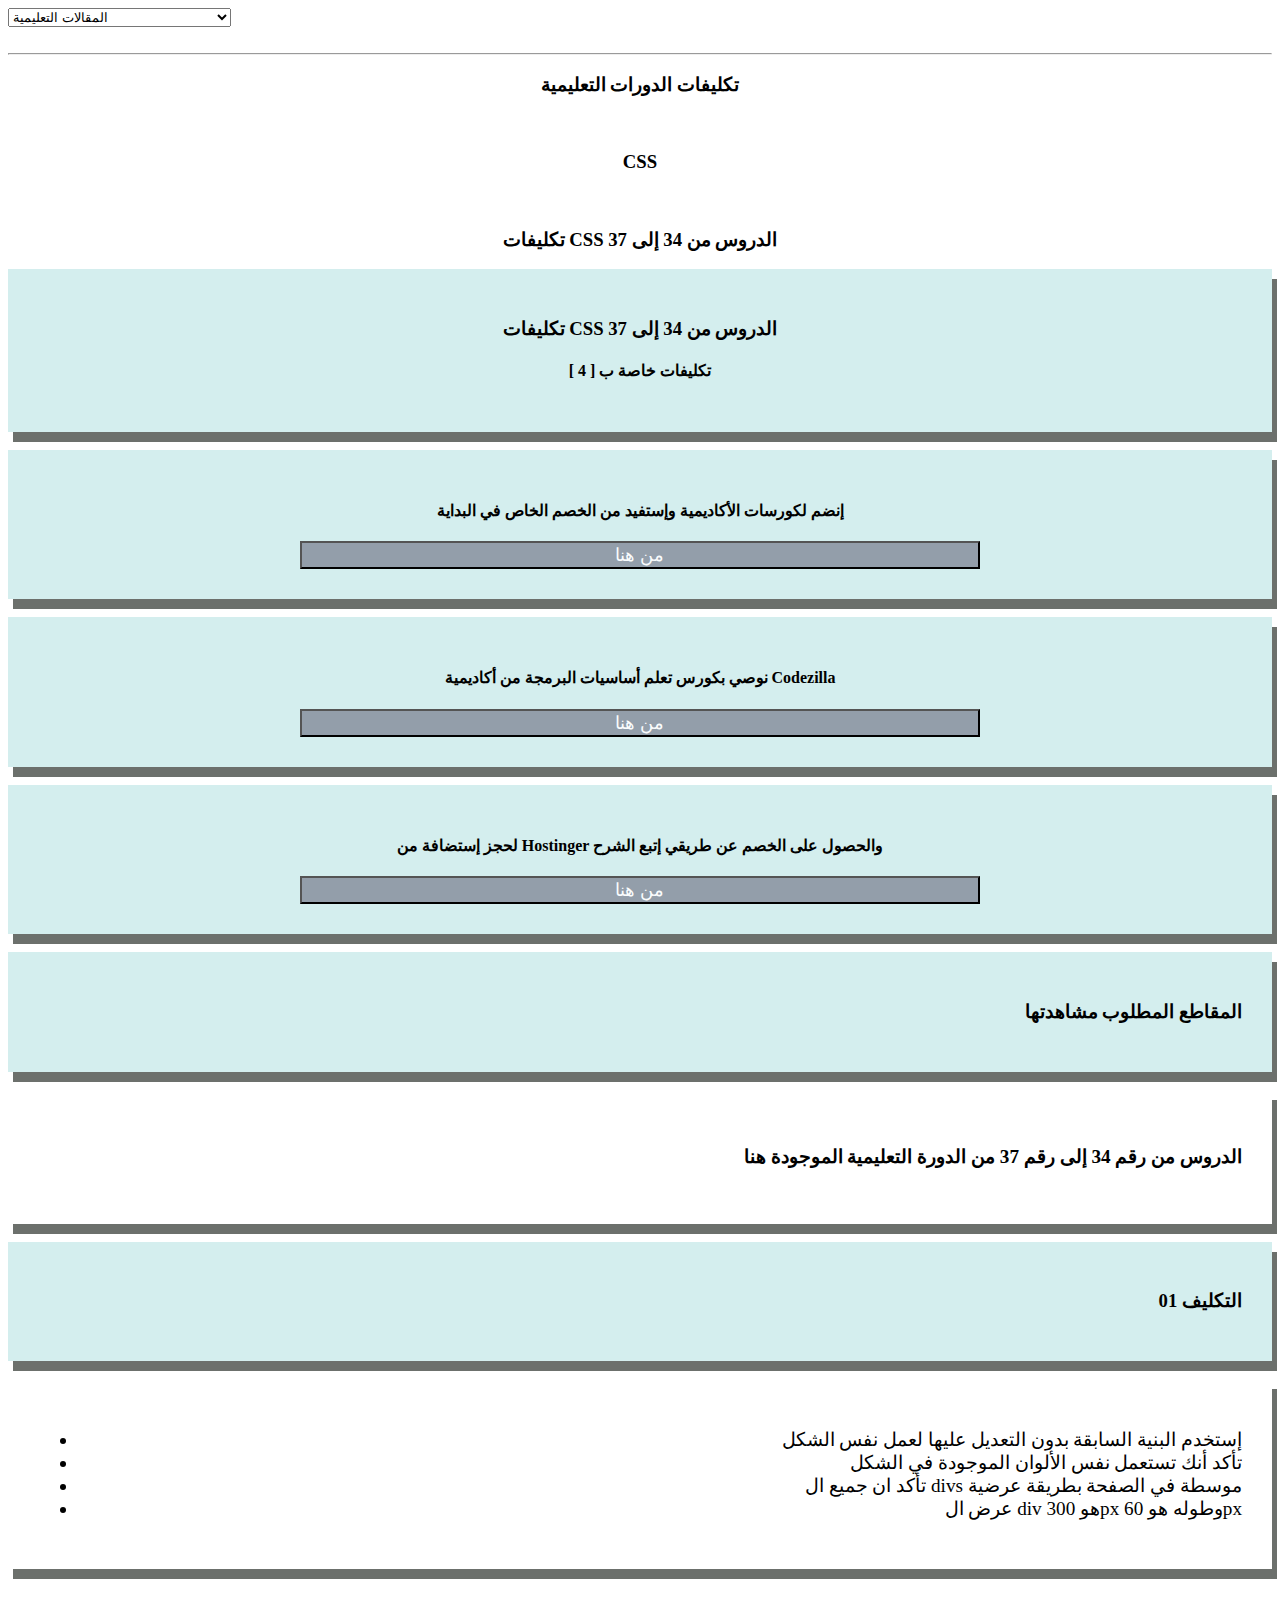
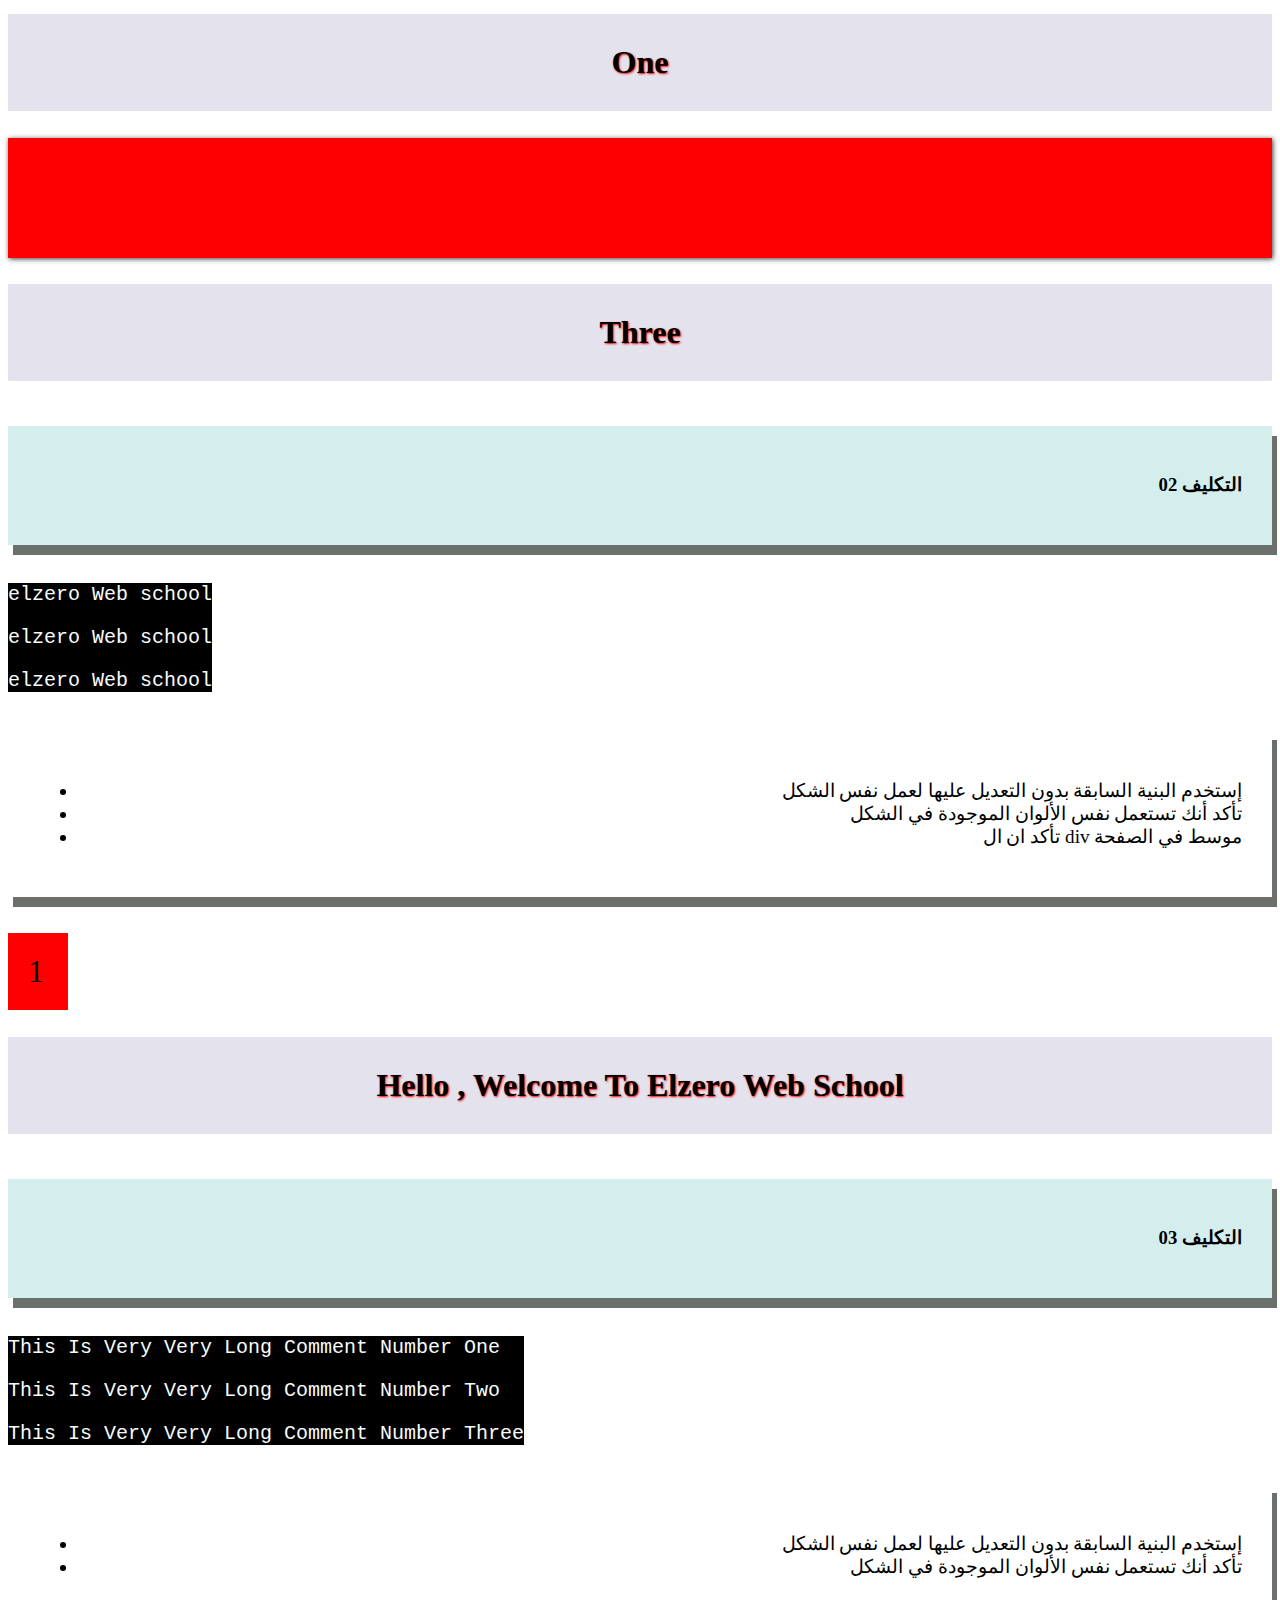
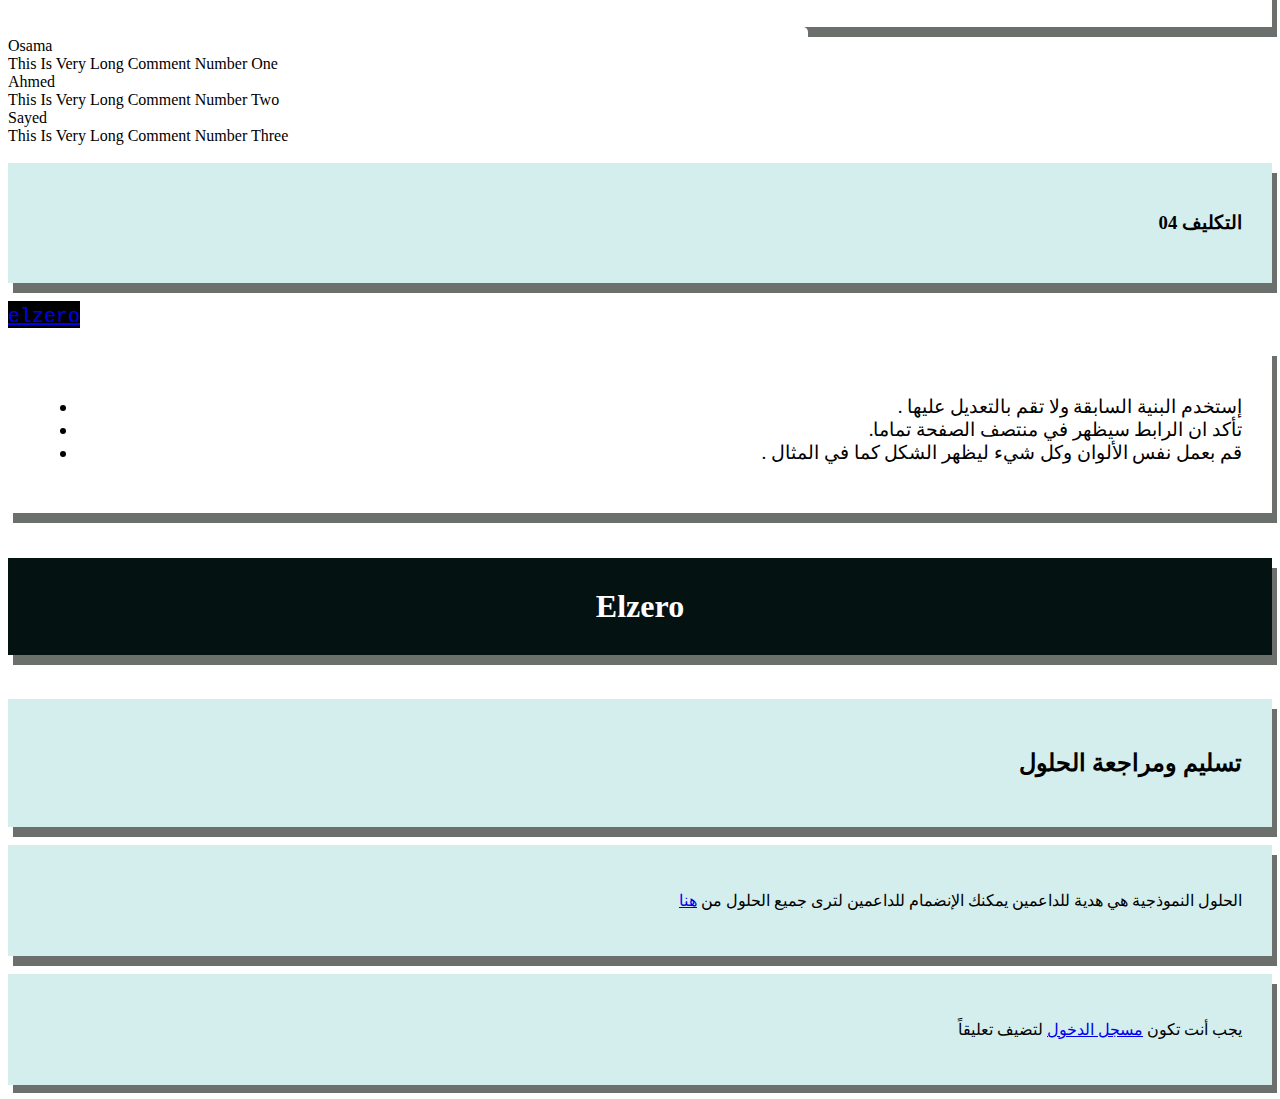
<file: Task 7/Task(7.2).html>
<!DOCTYPE html>
<html lang="en">
<head>
    <meta charset="UTF-8">
    <meta name="viewport" content="width=device-width, initial-scale=1.0">
    <title>Document</title>
    <link rel="stylesheet" href="Task(7.2).css" >
</head>
<body>

    <section>
        <select id="zero">

            <optgroup label="تعلم الان">
                <option value="1">المقالات التعليمية</option>
                <option value="1">الدورات التعليمية</option>
                <option value="1">نكليفات الدورات التعليمية</option>
                <option value="1">امثلة و تطبيقات و شروحات</option>
                <option value="1">التحديات البرمجية</option>
                <option value="1">ادوات المطورين</option>
                <option value="1">مواقع حل المشاكل البرمجية</option>
            </optgroup>

            <optgroup label="مسارات التعلم">
                <option value="2">مسار اساسيات البرمجة</option>
                <option value="2">مسار ال Front-End Developer </option>
                <option value="2">مسار PHP Back-End Developer </option>
                <option value="2">مسار WordPress Developer  </option>
                <option value="2">مسار Full Stack Developer  </option>
                <option value="2">مسار Python Web Developer  </option>
            </optgroup>

            <optgroup label="خطط الدراسة" >
                <option value="3">C++ Study Plan</option>
                <option value="3">HTML Study Plan</option>
                <option value="3">CSS Study Plan</option>
                <option value="3">JavaScript Study Plan</option>
                <option value="3">Typescript Study Plan</option>
                <option value="3">SASS Study Plan</option>
                <option value="3">Python Study Plan</option>
                <option value="3">PHP Study Plan</option>
            </optgroup>

            <optgroup label="من القناة">
                <option value="4">اهم مقاطع القناة</option>
                <option value="4">اسبوع الزيرو</option>
                <option value="4">رحلتي مع الحياه</option>
                <option value="4">التعامل مع الاستضافة</option>
            </optgroup>

            <optgroup label="منوع">
                <option value="5">ما الجديد</option>
                <option value="5">سؤال و جواب</option>
                <option value="5">كتابات  عامة</option>
                <option value="5">مقتطفات من الكتاب</option>
                <option value="5">نقييمات الكتب </option>
                <option value="5">قائمة اللقاءات</option>
            </optgroup>
            </select>
        
    </section>


     <br>
    <hr>

     <div>
       <h3 id="io">تكليفات الدورات التعليمية</h3>
       <br>
       <h3 id="io">CSS</h3>
       <br>
       <h3 id="io">تكليفات CSS الدروس من 34 إلى 37</h3>
    </div>

    <section>
        <div id="form">
            <h3>تكليفات CSS الدروس من 34 إلى 37</h3>
            <h4>[ 4 ] تكليفات خاصة ب <style color="blue" [ Pseudo Classes , Pseudo Elements] ></style></h4>
        </div>
    </section>

    <br> 


    <section>
        <div id="sec">
            <h4>إنضم لكورسات الأكاديمية وإستفيد من الخصم الخاص في البداية</h4>
             <input  id="but" type="submit" value="من هنا" >
        </div>
    </section>

    <br>  

    <section>
        <div id="sec">
             <h4>نوصي بكورس تعلم أساسيات البرمجة من أكاديمية Codezilla</h4>
             <input id="but" type="submit" value="من هنا" >
        </div>
    </section>

    <br>

    <section>
        <div id="sec">
            <h4>لحجز إستضافة من Hostinger والحصول على الخصم عن طريقي إتبع الشرح</h4>
            <input id="but" type="submit" value="من هنا" >
        </div>
    </section>

    <br>

    <section>
        <div class="sec">
            <h3>المقاطع المطلوب مشاهدتها</h3>
         </div>
    </section>

            <br>
    <section>
        <div class="se">    
            <h4>الدروس من رقم 34 إلى رقم 37 من الدورة التعليمية الموجودة هنا </h4>
         </div>
    </section>

           <br>

    <section>
        <div class="sec">
            <h3>التكليف 01</h3>
         </div>
    </section>

             <br>
           
    <section>
        <div class="se">
            <ul>
                <li>إستخدم البنية السابقة بدون التعديل عليها لعمل نفس الشكل</li>
                <li>تأكد أنك تستعمل نفس الألوان الموجودة في الشكل</li>
                <li>تأكد ان جميع ال divs موسطة في الصفحة بطريقة عرضية</li>
                <li>عرض ال div هو 300px وطوله هو 60px</li>

                
            </ul>
         </div>
    </section>

    <br>

    <h2 id="sch">One  </h2>

    <div id="div"></div>

    <h2 id="sch">Three  </h2>

     <br>


     <section>
        <div class="sec">
            <h3>التكليف 02</h3>
         </div>
    </section>

    <br>

    <section>
        <div id="one">
            <code>
                <p class="one">elzero Web school</p>
                <p class="two">elzero Web school</p>
                <p class="three">elzero Web school</p>   
            </code>
        </div>
    </section>

    <br>

     <section>
        <div class="se">
            <ul>
                <li>إستخدم البنية السابقة بدون التعديل عليها لعمل نفس الشكل</li>
                <li>تأكد أنك تستعمل نفس الألوان الموجودة في الشكل</li>
                <li>تأكد ان ال div موسط في الصفحة</li>
                
            </ul>
         </div>
    </section>

    <br>
    <br>

    <section>
        <div>
            <div id="po" class="red-box">1</div>
            <h2 id="sch" id="po"> Hello , Welcome To Elzero Web School</h2>
        </div>
    </section>

    <br>

     <section>
        <div class="sec">
            <h3>التكليف 03</h3>
         </div>
    </section>

        <br>

    <section>
        <div id="one">
            <code>
                <p data-person="Osama">This Is Very Very Long Comment Number One</p>
                <p data-person="Ahmed">This Is Very Very Long Comment Number Two</p>
                <p data-person="Sayed">This Is Very Very Long Comment Number Three</p>  
            </code>
        </div>
    </section>

    <br>

        <section>
        <div class="se">
            <ul>
                <li>إستخدم البنية السابقة بدون التعديل عليها لعمل نفس الشكل</li>
                <li>تأكد أنك تستعمل نفس الألوان الموجودة في الشكل</li>
            </ul>

         </div>
    </section>

    <section class="comment-container">
        <div class="Comment-item">
            <div class="Comment-name"> Osama</div>
            <div class="Comment-content">This Is Very Long Comment Number One</div>
        </div>

        <div class="Comment-item">
            <div class="Comment-name"> Ahmed</div>
            <div class="Comment-content">This Is Very Long Comment Number Two</div>
        </div>

        <div class="Comment-item">
            <div class="Comment-name"> Sayed</div>
            <div class="Comment-content">This Is Very Long Comment Number Three</div>
        </div>
    </section>

    <br>

     <section>
        <div class="sec">
            <h3>التكليف 04</h3>
         </div>
    </section>

       <br>

    <section>
        <div id="one">
            <code>
                <a href="https://elzero.org">elzero</a>   
            </code>
        </div>
    </section>

            <br>
           
    <section>
        <div class="se">
            <ul>
                <li>. إستخدم البنية السابقة ولا تقم بالتعديل عليها</li>
                <li>.تأكد ان الرابط سيظهر في منتصف الصفحة تماما</li>
                <li>. قم بعمل نفس الألوان وكل شيء ليظهر الشكل كما في المثال</li>
            </ul>
         </div>
    </section>

     <br>

     <h2 id="pio">
        Elzero
     </h2>

     <br>

      <section>
        <div class="sec">
           <h2>تسليم ومراجعة الحلول</h2>
         </div>
    </section>

    <br>

    <section>
        <div class="sec">
            <p>الحلول النموذجية هي هدية للداعمين يمكنك الإنضمام للداعمين لترى جميع الحلول من
            <a href="https://elzero.org/join/" target="_blank">هنا</a></p>
        </div>
    </section>


    <br>

     <section>
        <div class="sec">
            <p>يجب أنت تكون
            <a href="https://elzero.org/wp-login.php?redirect_to=https%3A%2F%2Felzero.org%2Fcss-assignments-lesson-from-17-to-21%2F">مسجل الدخول</a>
            لتضيف تعليقاً</p>
        </div>
     </section>



    
</body>
</html>
</file>
<file: style.css>
header{
   border-bottom: #ddd;
   background-color: #333;
}


#welcome{
     background-color: rgb(93, 131, 212);
     margin-top: 0px;
     padding: 30px;}


     .my-element{
        text-align: center; 
     }

     .parent{
        width: 680px;
        height: 140px;
        padding: 20px;
        border: 2px solid #ddd;
        overflow: auto;
        background-color:whitesmoke ;
        box-shadow: 0 4px 8px rgba(0,0,0,0,1);

     }

     label{
        font: 1em sans-serif;
     }

     label{
        font-style:Sans-serif;
     }


     .skill{
      color: rgb(5, 5, 79);
     }

    
  

     .project-container{
      display: flex;
     }
      



     .project-card img{
      width: 5px;
      height: 10px;
      margin-bottom:10px ;
     }


     #html{
        width: 200px;
        height: 140px;
        padding: 20px;
        border: 2px solid #ddd;
        overflow: auto;
        background-color:whitesmoke ;
        box-shadow: 0 4px 8px rgba(0,0,0,0,1);
     }
     
     .but{
      width: 70px;
       background-color: rgb(10, 29, 67);
       margin-top: 0px;
       padding: 10px; 
       color: azure;
       
   
     }
     .foot{
        background-color: rgb(93, 131, 212);
     margin-top: 0px;
     padding: 10px; 
   
   }

    
     #foot{
        text-align: center; 
     }
</file>
<file: projact 1/project1.css>
*{
    padding: 0;
    margin: 0;
}

body{
    scroll-behavior: smooth;
    gap: 30px;
   
    

}



header{

    section{
        background-image: url(./Rectangle\ 1441.jpg);
        background-position: center;
        background-size: cover;
        /* background-repeat: no-repeat; */
        height: 100vh;
           nav{
       
             padding:40px ;
             display: flex;
             justify-content: space-around;

        h2{
            color: #ffffff;
            font-size: large;
            font-weight: bold;
            font-family: sans-serif;
        }
        
        ul{
           display: flex;
            gap: 30px;  
            list-style: none;

            a{
                color: #ffffff;
                text-decoration: none;
                font-family: sans-serif;
                
            }
        }
        
        img{
            position: relative;
            
        }

        p{
            position: absolute;
            background-color:#E58411 ;
            width: 15px;
            height: 20px;
            top: 40px;
            left: 1290px;
            border-radius: 50%;
            align-items: center;
            text-align: center;
            font-weight: bolder;
            color: #ffffff;

        }
    }

    .section{
       


        h1{
            font-size: 50px;
            font-weight: 200;
            font-family:sans-serif ;
            text-align: center;
            color: #ffffff;
            width: 860;
            height: 150px;
            display: flex;
            justify-content: center;
            
            
        }

        p{
            color: #ffffff;
            display: flex;
            justify-content: center;
            width: 600;
            height: 70px;
            opacity: .7;
            font-family: sans-serif;
            font-size: 17px;
            font-weight: 10;
            text-align: center;
        }

        .searchicon{
            position: relative;

            input{
                color: #ffffff;
                font-family: sans-serif;
                width: 300px;
                height: 40px;
                opacity: .5;
                background-color: rgb(47, 41, 41);
                display: flex;
                justify-content: center;
                border-radius: 20px;
                margin: 20px auto;
                border: 1px solid #ffffff;
                /* position: relative; */
            }

            .imgicon{
                width: 15px;
                height: 15px;
                position: absolute;
                background-color: #E58411;
                padding: 11px;
                border-radius: 50%;
                top: 4px;
                right: 620px;
                opacity: .6;

            }
            
        }

        
    }
    }
}

.sec{
    font-family: sans-serif;
    text-align: center;
    margin-top: 30px;
    display: flex;
    /* display: flex ;
    grid-column: auto;     */
    justify-content: space-between;
    gap: 60px;
    padding: 20px;
    margin-top: 200px;

    h2{
        margin-right: 50px;
        width: 200px;
    }

    

    button{
        color: #E58411;
        background-color: #ffffff;
        border: solid #ffffff;
        
    }
}

.sec2{
    background-color:#f7f7f7 ;
    padding: 50px;
    h2{
        font-family: sans-serif;
        display: flex;
        justify-content: center;
        font-weight: bold;
        font-size: 40px;
        /* margin: 40px auto;
        width: 400; */
        padding: 50px;
    }

    nav{
        padding:40px ;
        display: flex;
        justify-content: space-around;
            

        ul{
           display: flex;
            gap: 30px;  
            list-style: none;
            width: 300px;
            background-color: #EEEEEE;
            height: 50px;
            /* text-align: center; */
            align-items: center;
            justify-content: center;
            border-radius: 20px;


            li{
                text-decoration: none;
                font-family: sans-serif;
                font-weight:lighter ;
                
                
            }

    } 


    }

    .container{
        display: flex;
        justify-content: space-between;
        margin: 30px;
        padding: 30px;
        gap: 30px;

        div{
            font-family: sans-serif;
            background-color: #ffffff;
            padding: 10px;
            /* border: 1px solid #a09f9f; */
            
        }

       
    }

    button{
        color: #E58411;
        display: flex;
        border: 1px solid #f7f7f7 ;
        margin: 20px auto;
        width:auto;
        height: 20px;
        font-family: sans-serif;
        font-size: large;
    }

}

.sec3{
    display: flex;
    padding: 100px 80px 50px 0px;
    gap: 100px;

    h3{
        color: #E58411;
        font-size: smaller;
    }

    img{
        box-shadow: 20px -20px 30px rgb(131, 122, 122);
        width: 500px;
    }

    .div2{
        margin: 20px auto;
        gap: 60px;
    }

    

}



.sec4{
    display: flex;
    padding: 100px 0px 50px 50px;

    .div1{
        margin: 20px auto;
        gap: 100px;
    }

    h3{
        color: #E58411;
        font-size: smaller;
    }

    .div2{

        padding: 30px 30px 5px 30px;
        display: grid;
        grid-column: auto;
       
         
        .img1{
            width: 200px;
            height: 200px;
            top: 3400px;

        }

        .img2{
            top: 3700px;
            width: 180px;
            height: 230px;
        }

    }

    .div3{
        
       img{
          height: 400px;
          width: 280px;
          
       }

    }
   
}

.sec5{

    padding: 70px;

   .view{
    font-family: sans-serif;
    margin: 20px auto;
    text-align: center;
    gap: 30px;


     h3{
       color: #E58411;
       font-size: smaller;
       font-weight: lighter; 
       
    }

    h2{
        font-size: larger;
        font-weight: bolder;
    }
   }

   .client{
    display: flex;
    gap: 35px;

      
      .ima{
        width: 370px;
        height: 500px;
        position: relative;
     
        

    }

      .imb{
        width: 370px;
        height: 500px;
        position: relative;
        
        

    }  
    
      .imc{
        width: 370px;
        height: 500px;
        position: relative;
        

    }


  
    .ul1{
        width: 300px;
        height: 200px;
        background-color: #f7f7f7;
        font-family: sans-serif;
        text-align: center;
        border-radius: 30px;
        padding: 50px 5px 5px 5px;
        /* position: absolute; */
        top: 3500px;
        left: 100px; 

    }

    
    .ul2{
        width: 300px;
        height: 200px;
        background-color: #f7f7f7;
        font-family: sans-serif;
        text-align: center;
        border-radius: 30px;
        padding: 50px 5px 5px 5px;
        /* position: absolute; */
        top: 3500px;
        left: 500px; 

    }

    
    .ul3{
        width: 300px;
        height: 200px;
        background-color: #f7f7f7;
        font-family: sans-serif;
        text-align: center;
        border-radius: 30px;
        padding: 50px 5px 5px 5px;
        /* position: absolute; */
        top: 3500px;
        left: 900px; 

    }

    .im2{
        position: absolute;
        width: 50px;
        height: 55px;
        top: 3780px;
        background-color: white;
        padding: 15px;
        border-radius: 50%;
        left: 180px;
        

    }
   
    
    .im3{
        position: absolute;
        width: 50px;
        height: 55px;
        top: 3780px;
        background-color: white;
        padding: 15px;
        border-radius: 50%;
        left: 580px;

    }
    .im4{
        position: absolute;
        width: 50px;
        height: 55px;
        top: 3780px;
        background-color: white;
        padding: 15px;
        border-radius: 50%;
        left: 1000px;

    }
 
   }
}

.sec6{
    background-color: #ececec;
    .panto{
        display: flex;
        font-family: sans-serif;
        justify-content: space-around;
        padding: 50px;
        gap: 30px;

        .div1{
            gap: 15px;
        }

        .div2{  
           nav{
             ul{
                list-style: none;
                 padding: 10px;

                 li{
                     gap: 35px;
                 }
            }
           }
            h3{
                 color: #E58411;
                 font-size: smaller;
            }
        }
    }
}
</file>
<file: form.css>
#io{
    text-align: center;
 
}

#form{
    text-align: center;
    padding: 30px;
    border: 20px;
    background-color: rgb(212, 238, 238);
    box-shadow: 5px 10px rgb(108, 112, 108);
}

#sec{
    text-align: center;
    padding: 30px;
    border: 20px;
    background-color: rgb(212, 238, 238);
    box-shadow: 5px 10px rgb(108, 112, 108);

}

#but{
    width: 680px;
    background-color: rgb(147, 158, 170);
    color: rgb(250, 252, 253);
    font-size: large;
}

.sec{
     text-align: right;
    padding: 30px;
    border: 20px;
    background-color: rgb(212, 238, 238);
    box-shadow: 5px 10px rgb(108, 112, 108);
}

.se{
    text-align: right;
    padding: 30px;
    border: 20px;
    background-color: white;
    box-shadow: 5px 10px rgb(108, 112, 108);
    font-size: larger;
}

#sch{
    font-size:xx-large;
    text-align: center;
    text-shadow: 1px 1px 2px red;
    
}

.sch h3{
    font-weight: bold;
    text-align: left;
    width: fit-content;
    font-size: xx-large;
    color: white;
    background-color:#e91e63;
}

.sch{
   text-align: right;
   border-bottom-left-radius:dotted ;
    padding: 30px;
    border: 20px;
    background-color: rgb(212, 238, 238);
    box-shadow: 5px 10px rgb(108, 112, 108);
}
#one{
    font-size: x-large;
     background-color: black;
    color: rgb(248, 252, 251);
   
    width: fit-content;
}

.pio{
    text-align: center;
    font-size: larger;

}

#pio{
    text-align: center;
    font-size: xx-large;
    padding: 30px;
    border: 20px;
    background-color: rgb(4, 18, 18);
    box-shadow: 5px 10px rgb(108, 112, 108);
    color: white;
}
</file>
<file: JS_Task1/JSTask.css>
html{
    scroll-behavior: smooth;
    overflow-x: hidden;
}

* {
    -webkit-box-sizing: border-box;
    -moz-box-sizing: border-box;
    box-sizing: border-box;
}

body{
    font-family:sans-serif;
    height: 100vh;
    overflow-x: hidden;
}

.special-heading{

  color: #041221;
  font-weight: 800;
  font-size:100px;
  letter-spacing: -3px;
  text-align: center;
  margin: 0;
}
.special-heading + p{
    text-align: center;
    margin: -30px 0;
    color: #797979;
  }


@media(max-width:767px){
  .special-heading{
    font-size: 60px;
  }
  .special-heading + p{
    margin: -20px;
  }

}
header{
    /* padding: 20px; */
    color: #f7f7f7;
    background-color: #041221;
    .container{
    padding-left: 15px;
    padding-right: 15px;
    margin-left: auto;
    margin-right: auto;
    display: flex;
    justify-content: space-between; 
    align-items: center;  
  }

   @media (min-width :760px){
    .container{
        width: 750px;
    }
  }

  @media (min-width :990px){
    .container{
        width: 970px;
    }
  }

  @media (min-width :1200px){
    .container{
        width: 1170px;
    }
  }

  .link{
    position: relative;

    .icon{
        width: 35px;
        display: flex;
        flex-wrap: wrap;
        justify-content: flex-end;

        span{
            background-color: #e1c6c6;
            margin-bottom: 5px;
            height: 2px;
            
        }

        span:first-child{
            width: 100%;
        }

        span:nth-child(2){
            width: 60%;
        }

        span:last-child{
            width: 100%;
        }
    }

    
  }

  .link:hover .icon span:nth-child(2){
    width: 100%;
  }

  .link ul{
    list-style: none;
    position: absolute;
    text-decoration: none;
    margin: 0;
    padding: 0;
    background-color: #f7f7f7;
    right: 0;
    display: none;
    top: 35px;
    min-width:200px ;
    z-index: 1;
  }

  ul::before{
    content: "";
    position: absolute;
    border-width: 10px;
    border-style: solid;
    border-color: transparent transparent #f7f7f7 transparent;
    right:5px;
    top: -20px;


  }

  .link:hover ul{
    display: block;
  }
  .link ul li a{
    display: block;
    padding: 15px;
    text-decoration: none;
    color: black;
    transition: 0.3s;

  }

  

  .link ul li a:hover{
    padding-left: 25px;
  }
 
  .link ul li:not(:last-child) a{
    border-bottom: 1px solid #b8b6b6;
  }



} 

.add{
    padding: auto;
    display: flex;
    justify-content: center;
    align-items: center;
    .add2{
        align-items: center;
        margin-left: -80px;
    }
}
@media(max-width:824px){
  .add .add2{
    font-size: 10px;
    text-align: center;
 }
  }

.sec{
    padding: auto;
    display: flex;
    justify-content: center;
    align-items: center;
    background-color: #f7f3f3;
    padding: 50px;
    h3{
        margin-left: 190px;
    }

   
}

@media(max-width:824px){
  .sec .sec2{
    font-size: 10px;
 }
  }
@media(max-width:554px){
  .sec .sec2{
    font-size: 10px;
    /* display: flex; */
    /* justify-content: center; */
    text-align: center;
 }
}

.here{
    padding: 3px;
    background-color: #d1cfcf;
    .here2{
       gap: 30px;
       
       .here3{
        background-color: white;
        /* align-items: center; */
        text-align: center;
        gap: 3px;
        margin: 5px;
        button{
            background-color:  rgb(40, 116, 252);
            color: white;
            width: 100%;
            height: 35px;
        }
       }
    }
}

.kay{
    text-align: right;
    padding: 20px 5px 5px 5px;

    width: 100%;
    .kay1{
        gap: 2px;
        justify-content:space-between;
    }
    h2{
      background-color: #e0dfdf;
      height: 35px;
      align-items: center;
      justify-content: center;
      /* text-align:; */
    }
    h3{
        background-color: #f9f9f9;
        a{
          text-decoration: none;
          color: rgb(192, 40, 40);
        }
    }
    
}

.task{
  padding:20px 5px 5px 5px;
  .task1{
    display: flex;
    justify-content: space-between;
    background-color:#e0dfdf;
    padding: 10px 30px;
    
    /* gap: 1000px; */
    /* h2{
     justify-content: center;
      text-align: center; 
    } */
     
    h3{
      color: white;
      background-color: rgb(43, 43, 202);
      border-radius: 10px;
      width: 50px;
      justify-content: center;
      text-align: center;
    }
  }

  .task2{
    text-align: right;
    padding: 6px;
    font-size: large;
  }
}
</file>
<file: Task 7/Task(7.2).css>
#io{
    text-align: center;
 
}

#form{
    text-align: center;
    padding: 30px;
    border: 20px;
    background-color: rgb(212, 238, 238);
    box-shadow: 5px 10px rgb(108, 112, 108);
}

#sec{
    text-align: center;
    padding: 30px;
    border: 20px;
    background-color: rgb(212, 238, 238);
    box-shadow: 5px 10px rgb(108, 112, 108);

}

#but{
    width: 680px;
    background-color: rgb(147, 158, 170);
    color: rgb(250, 252, 253);
    font-size: large;
}

.sec{
     text-align: right;
    padding: 30px;
    border: 20px;
    background-color: rgb(212, 238, 238);
    box-shadow: 5px 10px rgb(108, 112, 108);
}

.se{
    text-align: right;
    padding: 30px;
    border: 20px;
    background-color: white;
    box-shadow: 5px 10px rgb(108, 112, 108);
    font-size: larger;
    list-style-type:armenian;
}

#sch{
    font-size:xx-large;
    text-align: center;
    text-shadow: 1px 1px 2px red;
     padding: 30px;
     border: 20px;
     background-color: #e3e2ed;
    
}

.sch h3{
    font-weight: bold;
    text-align: left;
    width: fit-content;
    font-size: xx-large;
    color: white;
    background-color:#e91e63;
     padding: 30px;
     border: 20px;
     background-color: #5f5b5b;
}

#div{
     padding: 30px;
     height: 60px;
     border: 20px;
     background-color: red;
     box-shadow: 1px 1px 5px rgb(62, 59, 59);
}
.sch{
   text-align: right;
   border-bottom-left-radius:dotted ;
    padding: 30px;
    border: 20px;
    background-color: rgb(212, 238, 238);
    box-shadow: 5px 10px rgb(108, 112, 108);
}
#one{
    font-size: x-large;
     background-color: black;
    color: rgb(248, 252, 251);
   
    width: fit-content;
}

.pio{
    text-align: center;
    font-size: larger;

}

#pio{
    text-align: center;
    font-size: xx-large;
    padding: 30px;
    border: 20px;
    background-color: rgb(4, 18, 18);
    box-shadow: 5px 10px rgb(108, 112, 108);
    color: white;
}

.red-box{
    z-index: 2;
    background-color: red;
    padding: 20px;
    width: 20px;
    font-size: xx-large;

}

#po{
    display: flex;
}

.comment-container{
    max-width: 800px;
    background-color: #ffffff;
    border-radius: 5px;
    padding-top: 10px;
}

.comment-item{
    display: flex;
    align-items: center;
    margin-bottom: 15px;
    background-color: #c8c3c3;
}

.comment-name{
    width: 150px;
    padding: 10px;
    text-align: center;
    font-weight: bold;
    color: #333;
    background-color: #5f5b5b;
    margin-right: 20px;
    position: relative;

}

.comment-content{
    padding: 10px;
    background-color: #c8c3c3;

}
</file>
